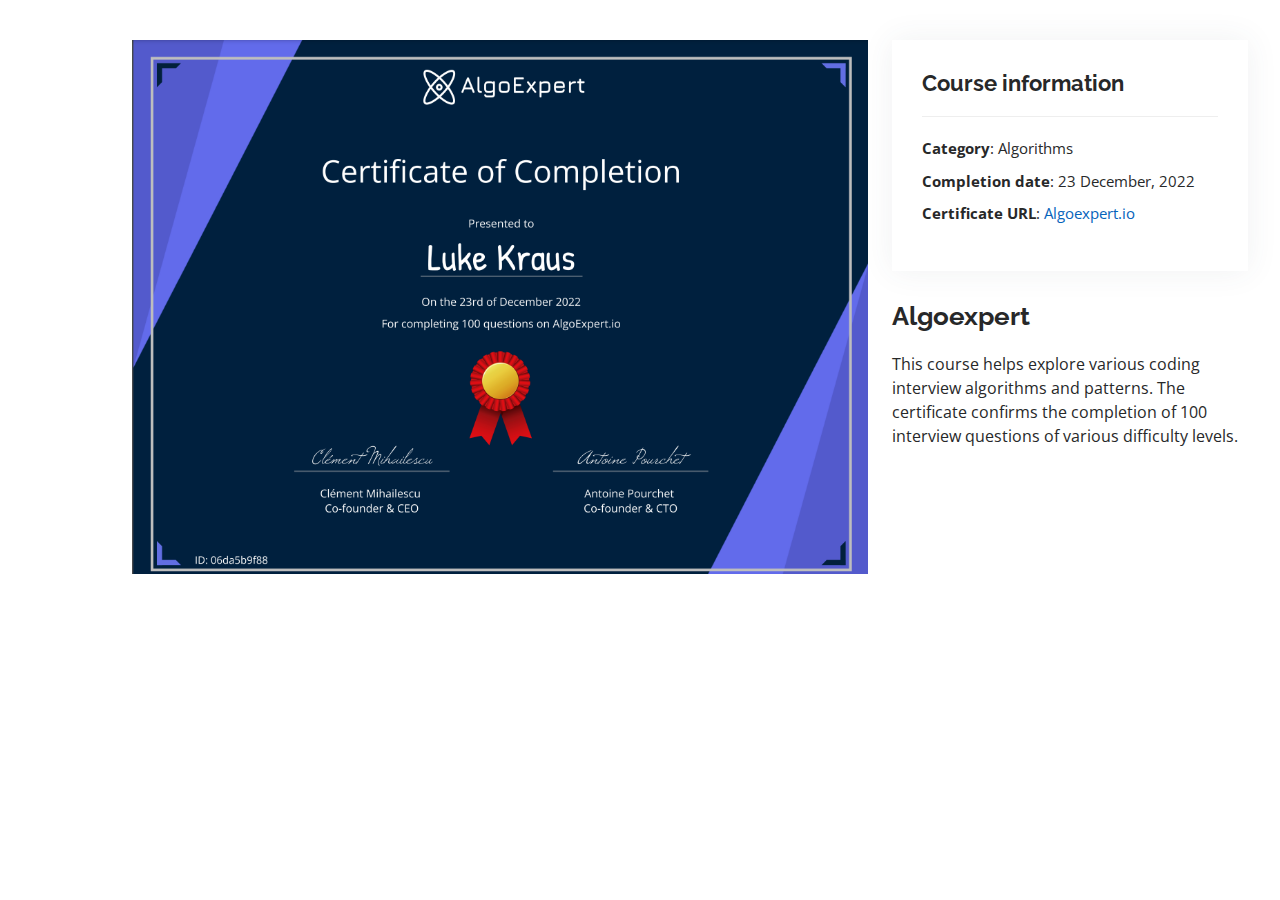
<file: public/algoexpert.html>
<!DOCTYPE html>
<html lang="en">

<head>
  <meta charset="utf-8">
  <meta content="width=device-width, initial-scale=1.0" name="viewport">

  <title>Course Details</title>
  <meta content="" name="description">
  <meta content="" name="keywords">

  <!-- Favicons -->
  <link href="assets/img/favicon.png" rel="icon">
  <link href="assets/img/apple-touch-icon.png" rel="apple-touch-icon">

  <!-- Google Fonts -->
  <link href="https://fonts.googleapis.com/css?family=Open+Sans:300,300i,400,400i,600,600i,700,700i|Raleway:300,300i,400,400i,500,500i,600,600i,700,700i|Poppins:300,300i,400,400i,500,500i,600,600i,700,700i" rel="stylesheet">

  <!-- Vendor CSS Files -->
  <link href="assets/vendor/aos/aos.css" rel="stylesheet">
  <link href="assets/vendor/bootstrap/css/bootstrap.min.css" rel="stylesheet">
  <link href="assets/vendor/bootstrap-icons/bootstrap-icons.css" rel="stylesheet">
  <link href="assets/vendor/boxicons/css/boxicons.min.css" rel="stylesheet">
  <link href="assets/vendor/glightbox/css/glightbox.min.css" rel="stylesheet">
  <link href="assets/vendor/swiper/swiper-bundle.min.css" rel="stylesheet">

  <!-- Template Main CSS File -->
  <link href="assets/css/style.css" rel="stylesheet">

  <!-- =======================================================
  * Template Name: MyResume - v4.9.2
  * Template URL: https://bootstrapmade.com/free-html-bootstrap-template-my-resume/
  * Author: BootstrapMade.com
  * License: https://bootstrapmade.com/license/
  ======================================================== -->
</head>

<body>

  <main id="main">

    <!-- ======= Course Details Section ======= -->
    <section id="course-details" class="course-details">
      <div class="container">

        <div class="row gy-4">

          <div class="col-lg-8">
            <div class="course-details-slider swiper">
              <div class="swiper-wrapper align-items-center">

                <div class="swiper-slide">
                  <img src="assets/img/courses/Algoexpert.png" alt="">
                </div>

              </div>
              <div class="swiper-pagination"></div>
            </div>
          </div>

          <div class="col-lg-4">
            <div class="course-info">
              <h3>Course information</h3>
              <ul>
                <li><strong>Category</strong>: Algorithms</li> 
                <li><strong>Completion date</strong>: 23 December, 2022</li>
                <li><strong>Certificate URL</strong>: <a href="https://certificate.algoexpert.io/AE-06da5b9f88">Algoexpert.io</a></li>
              </ul>
            </div>
            <div class="course-description">
              <h2>Algoexpert</h2>
              <p>
                This course helps explore various coding interview algorithms and patterns. The certificate confirms the 
                completion of 100 interview questions of various difficulty levels. 
              </p>
            </div>
          </div>

        </div>

      </div>
    </section><!-- End Course Details Section -->

  </main><!-- End #main -->

  <div id="preloader"></div>
  <a href="#" class="back-to-top d-flex align-items-center justify-content-center"><i class="bi bi-arrow-up-short"></i></a>

  <!-- Vendor JS Files -->
  <script src="assets/vendor/purecounter/purecounter_vanilla.js"></script>
  <script src="assets/vendor/aos/aos.js"></script>
  <script src="assets/vendor/bootstrap/js/bootstrap.bundle.min.js"></script>
  <script src="assets/vendor/glightbox/js/glightbox.min.js"></script>
  <script src="assets/vendor/isotope-layout/isotope.pkgd.min.js"></script>
  <script src="assets/vendor/swiper/swiper-bundle.min.js"></script>
  <script src="assets/vendor/typed.js/typed.min.js"></script>
  <script src="assets/vendor/waypoints/noframework.waypoints.js"></script>
  <script src="assets/vendor/php-email-form/validate.js"></script>

  <!-- Template Main JS File -->
  <script src="assets/js/main.js"></script>

</body>

</html>
</file>
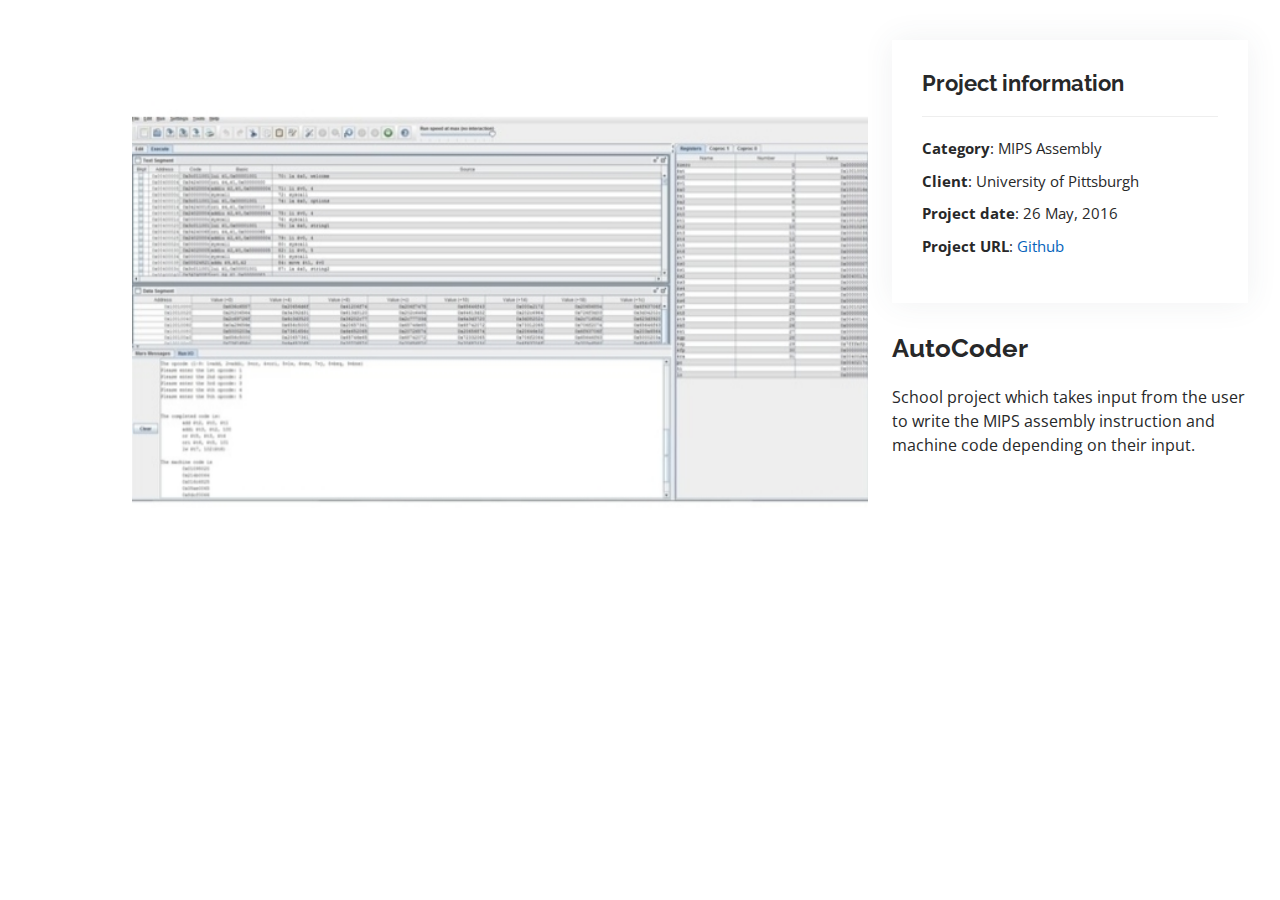
<file: public/autocoder.html>
<!DOCTYPE html>
<html lang="en">

<head>
  <meta charset="utf-8">
  <meta content="width=device-width, initial-scale=1.0" name="viewport">

  <title>Portfolio Details - Personal Bootstrap Template</title>
  <meta content="" name="description">
  <meta content="" name="keywords">

  <!-- Favicons -->
  <link href="assets/img/favicon.png" rel="icon">
  <link href="assets/img/apple-touch-icon.png" rel="apple-touch-icon">

  <!-- Google Fonts -->
  <link href="https://fonts.googleapis.com/css?family=Open+Sans:300,300i,400,400i,600,600i,700,700i|Raleway:300,300i,400,400i,500,500i,600,600i,700,700i|Poppins:300,300i,400,400i,500,500i,600,600i,700,700i" rel="stylesheet">

  <!-- Vendor CSS Files -->
  <link href="assets/vendor/aos/aos.css" rel="stylesheet">
  <link href="assets/vendor/bootstrap/css/bootstrap.min.css" rel="stylesheet">
  <link href="assets/vendor/bootstrap-icons/bootstrap-icons.css" rel="stylesheet">
  <link href="assets/vendor/boxicons/css/boxicons.min.css" rel="stylesheet">
  <link href="assets/vendor/glightbox/css/glightbox.min.css" rel="stylesheet">
  <link href="assets/vendor/swiper/swiper-bundle.min.css" rel="stylesheet">

  <!-- Template Main CSS File -->
  <link href="assets/css/style.css" rel="stylesheet">

  <!-- =======================================================
  * Template Name: MyResume - v4.9.2
  * Template URL: https://bootstrapmade.com/free-html-bootstrap-template-my-resume/
  * Author: BootstrapMade.com
  * License: https://bootstrapmade.com/license/
  ======================================================== -->
</head>

<body>

  <main id="main">

    <!-- ======= Portfolio Details Section ======= -->
    <section id="portfolio-details" class="portfolio-details">
      <div class="container">

        <div class="row gy-4">

          <div class="col-lg-8">
            <div class="portfolio-details-slider swiper">
              <div class="swiper-wrapper align-items-center">

                <div class="swiper-slide">
                  <img src="assets/img/portfolio/portfolio-details-2.jpg" alt="">
                </div>

              </div>
              <div class="swiper-pagination"></div>
            </div>
          </div>

          <div class="col-lg-4">
            <div class="portfolio-info">
              <h3>Project information</h3>
              <ul>
                <li><strong>Category</strong>: MIPS Assembly</li>
                <li><strong>Client</strong>: University of Pittsburgh</li>
                <li><strong>Project date</strong>: 26 May, 2016</li>
                <li><strong>Project URL</strong>: <a href="https://github.com/lukekraus45/AutoCoder">Github</a></li>
              </ul>
            </div>
            <div class="portfolio-description">
              <h2>AutoCoder</h2>
              <p>
                School project which takes input from the user to write the MIPS assembly instruction and machine code depending on their input. 
              </p>
            </div>
          </div>

        </div>

      </div>
    </section><!-- End Portfolio Details Section -->

  </main><!-- End #main -->

  <div id="preloader"></div>
  <a href="#" class="back-to-top d-flex align-items-center justify-content-center"><i class="bi bi-arrow-up-short"></i></a>

  <!-- Vendor JS Files -->
  <script src="assets/vendor/purecounter/purecounter_vanilla.js"></script>
  <script src="assets/vendor/aos/aos.js"></script>
  <script src="assets/vendor/bootstrap/js/bootstrap.bundle.min.js"></script>
  <script src="assets/vendor/glightbox/js/glightbox.min.js"></script>
  <script src="assets/vendor/isotope-layout/isotope.pkgd.min.js"></script>
  <script src="assets/vendor/swiper/swiper-bundle.min.js"></script>
  <script src="assets/vendor/typed.js/typed.min.js"></script>
  <script src="assets/vendor/waypoints/noframework.waypoints.js"></script>
  <script src="assets/vendor/php-email-form/validate.js"></script>

  <!-- Template Main JS File -->
  <script src="assets/js/main.js"></script>

</body>

</html>
</file>
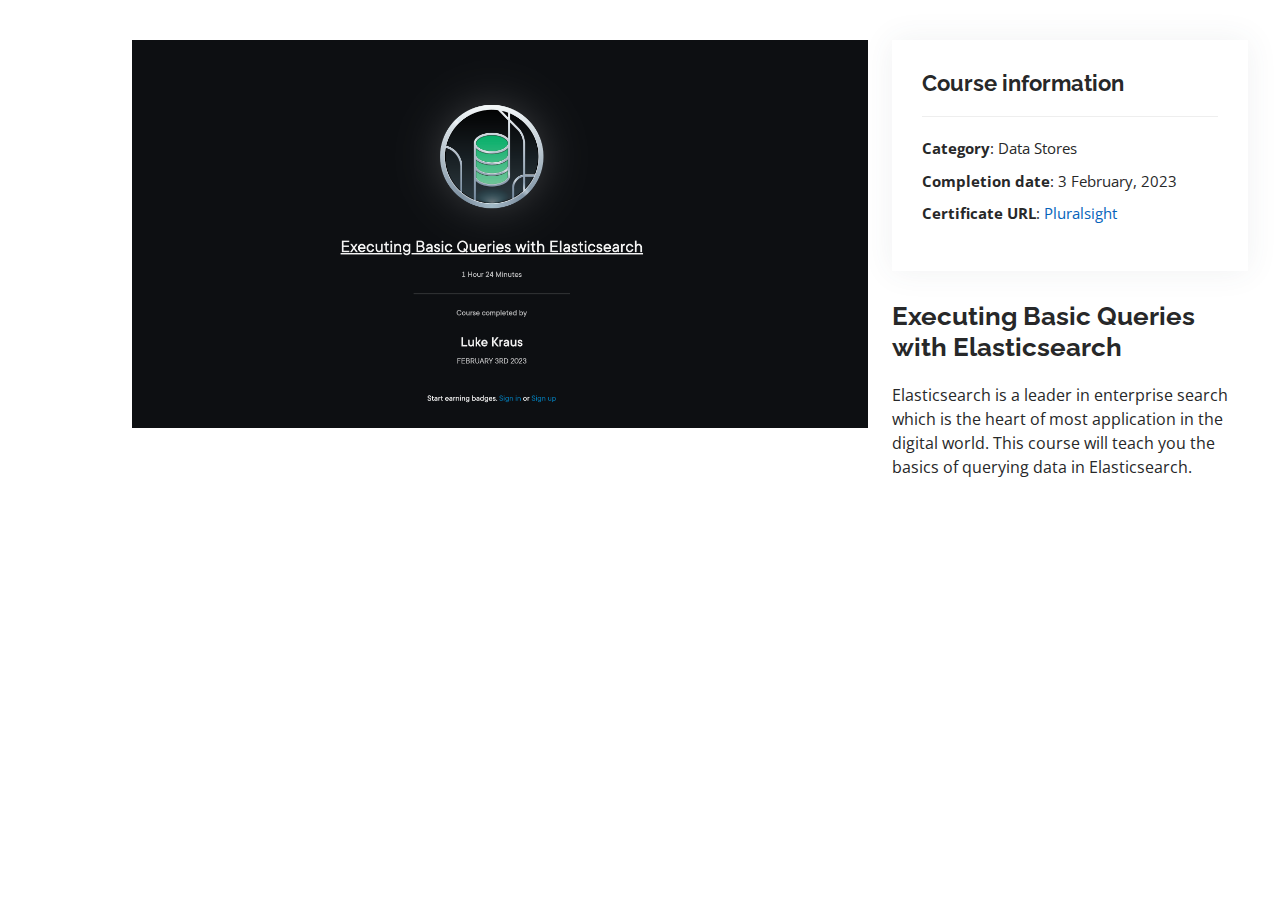
<file: public/basic_elastic_queries.html>
<!DOCTYPE html>
<html lang="en">

<head>
  <meta charset="utf-8">
  <meta content="width=device-width, initial-scale=1.0" name="viewport">

  <title>Course Details</title>
  <meta content="" name="description">
  <meta content="" name="keywords">

  <!-- Favicons -->
  <link href="assets/img/favicon.png" rel="icon">
  <link href="assets/img/apple-touch-icon.png" rel="apple-touch-icon">

  <!-- Google Fonts -->
  <link href="https://fonts.googleapis.com/css?family=Open+Sans:300,300i,400,400i,600,600i,700,700i|Raleway:300,300i,400,400i,500,500i,600,600i,700,700i|Poppins:300,300i,400,400i,500,500i,600,600i,700,700i" rel="stylesheet">

  <!-- Vendor CSS Files -->
  <link href="assets/vendor/aos/aos.css" rel="stylesheet">
  <link href="assets/vendor/bootstrap/css/bootstrap.min.css" rel="stylesheet">
  <link href="assets/vendor/bootstrap-icons/bootstrap-icons.css" rel="stylesheet">
  <link href="assets/vendor/boxicons/css/boxicons.min.css" rel="stylesheet">
  <link href="assets/vendor/glightbox/css/glightbox.min.css" rel="stylesheet">
  <link href="assets/vendor/swiper/swiper-bundle.min.css" rel="stylesheet">

  <!-- Template Main CSS File -->
  <link href="assets/css/style.css" rel="stylesheet">

  <!-- =======================================================
  * Template Name: MyResume - v4.9.2
  * Template URL: https://bootstrapmade.com/free-html-bootstrap-template-my-resume/
  * Author: BootstrapMade.com
  * License: https://bootstrapmade.com/license/
  ======================================================== -->
</head>

<body>

  <main id="main">

    <!-- ======= Course Details Section ======= -->
    <section id="course-details" class="course-details">
      <div class="container">

        <div class="row gy-4">

          <div class="col-lg-8">
            <div class="course-details-slider swiper">
              <div class="swiper-wrapper align-items-center">

                <div class="swiper-slide">
                  <img src="assets/img/courses/Executing Basic Queries with Elasticsearch.png" alt="">
                </div>

              </div>
              <div class="swiper-pagination"></div>
            </div>
          </div>

          <div class="col-lg-4">
            <div class="course-info">
              <h3>Course information</h3>
              <ul>
                <li><strong>Category</strong>: Data Stores</li> 
                <li><strong>Completion date</strong>: 3 February, 2023</li>
                <li><strong>Certificate URL</strong>: <a href="https://app.pluralsight.com/achievements/share/d01ca0d5-03f6-4604-8986-e1e2ca3f610e">Pluralsight</a></li>
              </ul>
            </div>
            <div class="course-description">
              <h2>Executing Basic Queries with Elasticsearch</h2>
              <p>
                Elasticsearch is a leader in enterprise search which is the heart of most application in the digital world. This course will teach you the basics of querying data in Elasticsearch.
              </p>
            </div>
          </div>

        </div>

      </div>
    </section><!-- End Course Details Section -->

  </main><!-- End #main -->

  <div id="preloader"></div>
  <a href="#" class="back-to-top d-flex align-items-center justify-content-center"><i class="bi bi-arrow-up-short"></i></a>

  <!-- Vendor JS Files -->
  <script src="assets/vendor/purecounter/purecounter_vanilla.js"></script>
  <script src="assets/vendor/aos/aos.js"></script>
  <script src="assets/vendor/bootstrap/js/bootstrap.bundle.min.js"></script>
  <script src="assets/vendor/glightbox/js/glightbox.min.js"></script>
  <script src="assets/vendor/isotope-layout/isotope.pkgd.min.js"></script>
  <script src="assets/vendor/swiper/swiper-bundle.min.js"></script>
  <script src="assets/vendor/typed.js/typed.min.js"></script>
  <script src="assets/vendor/waypoints/noframework.waypoints.js"></script>
  <script src="assets/vendor/php-email-form/validate.js"></script>

  <!-- Template Main JS File -->
  <script src="assets/js/main.js"></script>

</body>

</html>
</file>
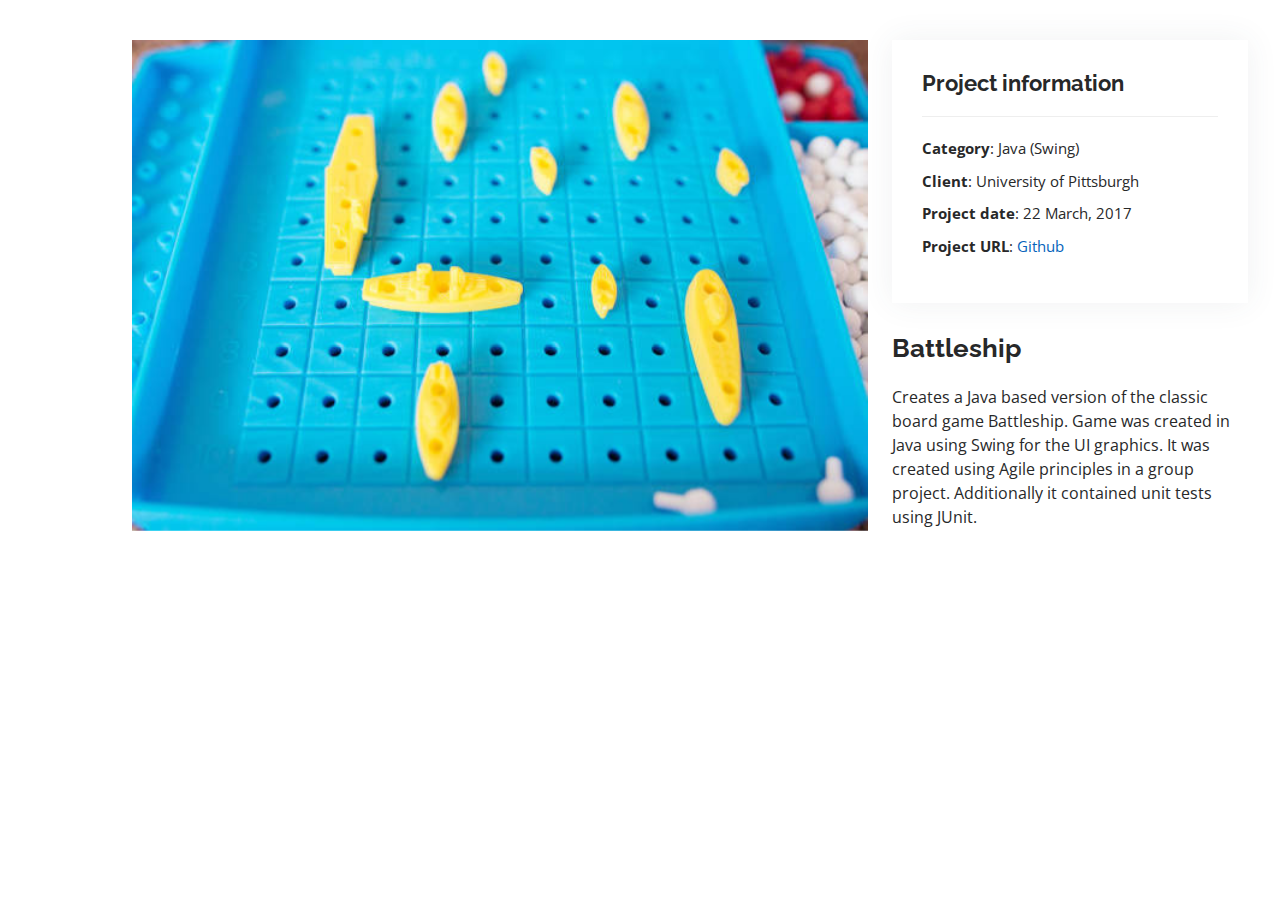
<file: public/battleship.html>
<!DOCTYPE html>
<html lang="en">

<head>
  <meta charset="utf-8">
  <meta content="width=device-width, initial-scale=1.0" name="viewport">

  <title>Portfolio Details</title>
  <meta content="" name="description">
  <meta content="" name="keywords">

  <!-- Favicons -->
  <link href="assets/img/favicon.png" rel="icon">
  <link href="assets/img/apple-touch-icon.png" rel="apple-touch-icon">

  <!-- Google Fonts -->
  <link href="https://fonts.googleapis.com/css?family=Open+Sans:300,300i,400,400i,600,600i,700,700i|Raleway:300,300i,400,400i,500,500i,600,600i,700,700i|Poppins:300,300i,400,400i,500,500i,600,600i,700,700i" rel="stylesheet">

  <!-- Vendor CSS Files -->
  <link href="assets/vendor/aos/aos.css" rel="stylesheet">
  <link href="assets/vendor/bootstrap/css/bootstrap.min.css" rel="stylesheet">
  <link href="assets/vendor/bootstrap-icons/bootstrap-icons.css" rel="stylesheet">
  <link href="assets/vendor/boxicons/css/boxicons.min.css" rel="stylesheet">
  <link href="assets/vendor/glightbox/css/glightbox.min.css" rel="stylesheet">
  <link href="assets/vendor/swiper/swiper-bundle.min.css" rel="stylesheet">

  <!-- Template Main CSS File -->
  <link href="assets/css/style.css" rel="stylesheet">

  <!-- =======================================================
  * Template Name: MyResume - v4.9.2
  * Template URL: https://bootstrapmade.com/free-html-bootstrap-template-my-resume/
  * Author: BootstrapMade.com
  * License: https://bootstrapmade.com/license/
  ======================================================== -->
</head>

<body>

  <main id="main">

    <!-- ======= Portfolio Details Section ======= -->
    <section id="portfolio-details" class="portfolio-details">
      <div class="container">

        <div class="row gy-4">

          <div class="col-lg-8">
            <div class="portfolio-details-slider swiper">
              <div class="swiper-wrapper align-items-center">

                <div class="swiper-slide">
                  <img src="assets/img/portfolio/portfolio-4.jpg" alt="">
                </div>

              </div>
              <div class="swiper-pagination"></div>
            </div>
          </div>

          <div class="col-lg-4">
            <div class="portfolio-info">
              <h3>Project information</h3>
              <ul>
                <li><strong>Category</strong>: Java (Swing)</li>
                <li><strong>Client</strong>: University of Pittsburgh</li>
                <li><strong>Project date</strong>: 22 March, 2017</li>
                <li><strong>Project URL</strong>: <a href="https://github.com/lukekraus45/Battleship-With-JUnit-Tests">Github</a></li>
              </ul>
            </div>
            <div class="portfolio-description">
              <h2>Battleship</h2>
              <p>
              Creates a Java based version of the classic board game Battleship. Game was created in Java using Swing for the UI graphics. It was created using Agile 
              principles in a group project. Additionally it contained unit tests using JUnit.   
              </p>
            </div>
          </div>

        </div>

      </div>
    </section><!-- End Portfolio Details Section -->

  </main><!-- End #main -->

  <div id="preloader"></div>
  <a href="#" class="back-to-top d-flex align-items-center justify-content-center"><i class="bi bi-arrow-up-short"></i></a>

  <!-- Vendor JS Files -->
  <script src="assets/vendor/purecounter/purecounter_vanilla.js"></script>
  <script src="assets/vendor/aos/aos.js"></script>
  <script src="assets/vendor/bootstrap/js/bootstrap.bundle.min.js"></script>
  <script src="assets/vendor/glightbox/js/glightbox.min.js"></script>
  <script src="assets/vendor/isotope-layout/isotope.pkgd.min.js"></script>
  <script src="assets/vendor/swiper/swiper-bundle.min.js"></script>
  <script src="assets/vendor/typed.js/typed.min.js"></script>
  <script src="assets/vendor/waypoints/noframework.waypoints.js"></script>
  <script src="assets/vendor/php-email-form/validate.js"></script>

  <!-- Template Main JS File -->
  <script src="assets/js/main.js"></script>

</body>

</html>
</file>
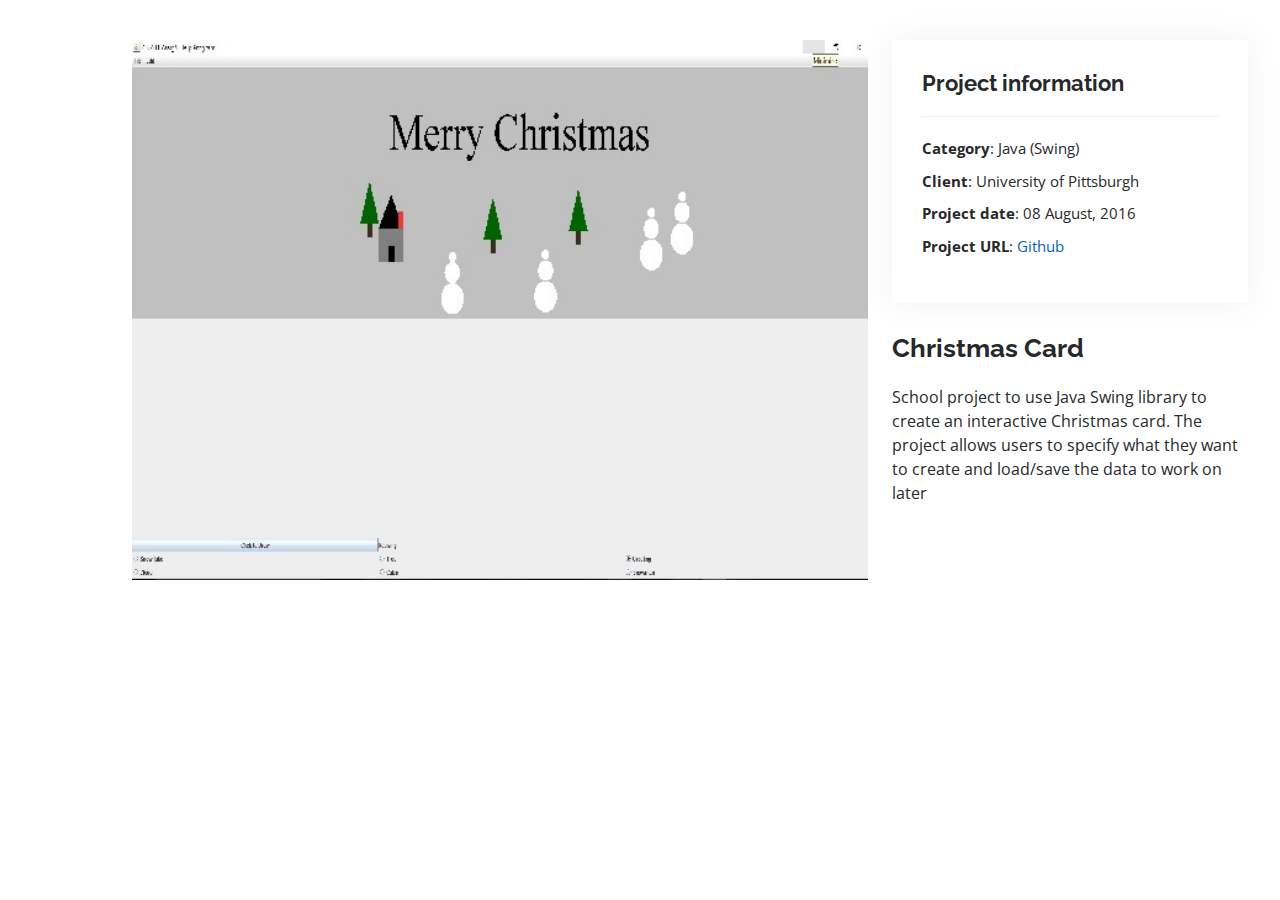
<file: public/christmas-card.html>
<!DOCTYPE html>
<html lang="en">

<head>
  <meta charset="utf-8">
  <meta content="width=device-width, initial-scale=1.0" name="viewport">

  <title>Portfolio Details</title>
  <meta content="" name="description">
  <meta content="" name="keywords">

  <!-- Favicons -->
  <link href="assets/img/favicon.png" rel="icon">
  <link href="assets/img/apple-touch-icon.png" rel="apple-touch-icon">

  <!-- Google Fonts -->
  <link href="https://fonts.googleapis.com/css?family=Open+Sans:300,300i,400,400i,600,600i,700,700i|Raleway:300,300i,400,400i,500,500i,600,600i,700,700i|Poppins:300,300i,400,400i,500,500i,600,600i,700,700i" rel="stylesheet">

  <!-- Vendor CSS Files -->
  <link href="assets/vendor/aos/aos.css" rel="stylesheet">
  <link href="assets/vendor/bootstrap/css/bootstrap.min.css" rel="stylesheet">
  <link href="assets/vendor/bootstrap-icons/bootstrap-icons.css" rel="stylesheet">
  <link href="assets/vendor/boxicons/css/boxicons.min.css" rel="stylesheet">
  <link href="assets/vendor/glightbox/css/glightbox.min.css" rel="stylesheet">
  <link href="assets/vendor/swiper/swiper-bundle.min.css" rel="stylesheet">

  <!-- Template Main CSS File -->
  <link href="assets/css/style.css" rel="stylesheet">

  <!-- =======================================================
  * Template Name: MyResume - v4.9.2
  * Template URL: https://bootstrapmade.com/free-html-bootstrap-template-my-resume/
  * Author: BootstrapMade.com
  * License: https://bootstrapmade.com/license/
  ======================================================== -->
</head>

<body>

  <main id="main">

    <!-- ======= Portfolio Details Section ======= -->
    <section id="portfolio-details" class="portfolio-details">
      <div class="container">

        <div class="row gy-4">

          <div class="col-lg-8">
            <div class="portfolio-details-slider swiper">
              <div class="swiper-wrapper align-items-center">

                <div class="swiper-slide">
                  <img src="assets/img/portfolio/portfolio-details-1.jpg" alt="">
                </div>

              </div>
              <div class="swiper-pagination"></div>
            </div>
          </div>

          <div class="col-lg-4">
            <div class="portfolio-info">
              <h3>Project information</h3>
              <ul>
                <li><strong>Category</strong>: Java (Swing)</li>
                <li><strong>Client</strong>: University of Pittsburgh</li>
                <li><strong>Project date</strong>: 08 August, 2016</li>
                <li><strong>Project URL</strong>: <a href="https://github.com/lukekraus45/ChiristmasCard">Github</a></li>
              </ul>
            </div>
            <div class="portfolio-description">
              <h2>Christmas Card</h2>
              <p>
                School project to use Java Swing library to create an interactive Christmas card. The project allows users to specify what they want to create and load/save the data to work on later
              </p>
            </div>
          </div>

        </div>

      </div>
    </section><!-- End Portfolio Details Section -->

  </main><!-- End #main -->

  <div id="preloader"></div>
  <a href="#" class="back-to-top d-flex align-items-center justify-content-center"><i class="bi bi-arrow-up-short"></i></a>

  <!-- Vendor JS Files -->
  <script src="assets/vendor/purecounter/purecounter_vanilla.js"></script>
  <script src="assets/vendor/aos/aos.js"></script>
  <script src="assets/vendor/bootstrap/js/bootstrap.bundle.min.js"></script>
  <script src="assets/vendor/glightbox/js/glightbox.min.js"></script>
  <script src="assets/vendor/isotope-layout/isotope.pkgd.min.js"></script>
  <script src="assets/vendor/swiper/swiper-bundle.min.js"></script>
  <script src="assets/vendor/typed.js/typed.min.js"></script>
  <script src="assets/vendor/waypoints/noframework.waypoints.js"></script>
  <script src="assets/vendor/php-email-form/validate.js"></script>

  <!-- Template Main JS File -->
  <script src="assets/js/main.js"></script>

</body>

</html>
</file>
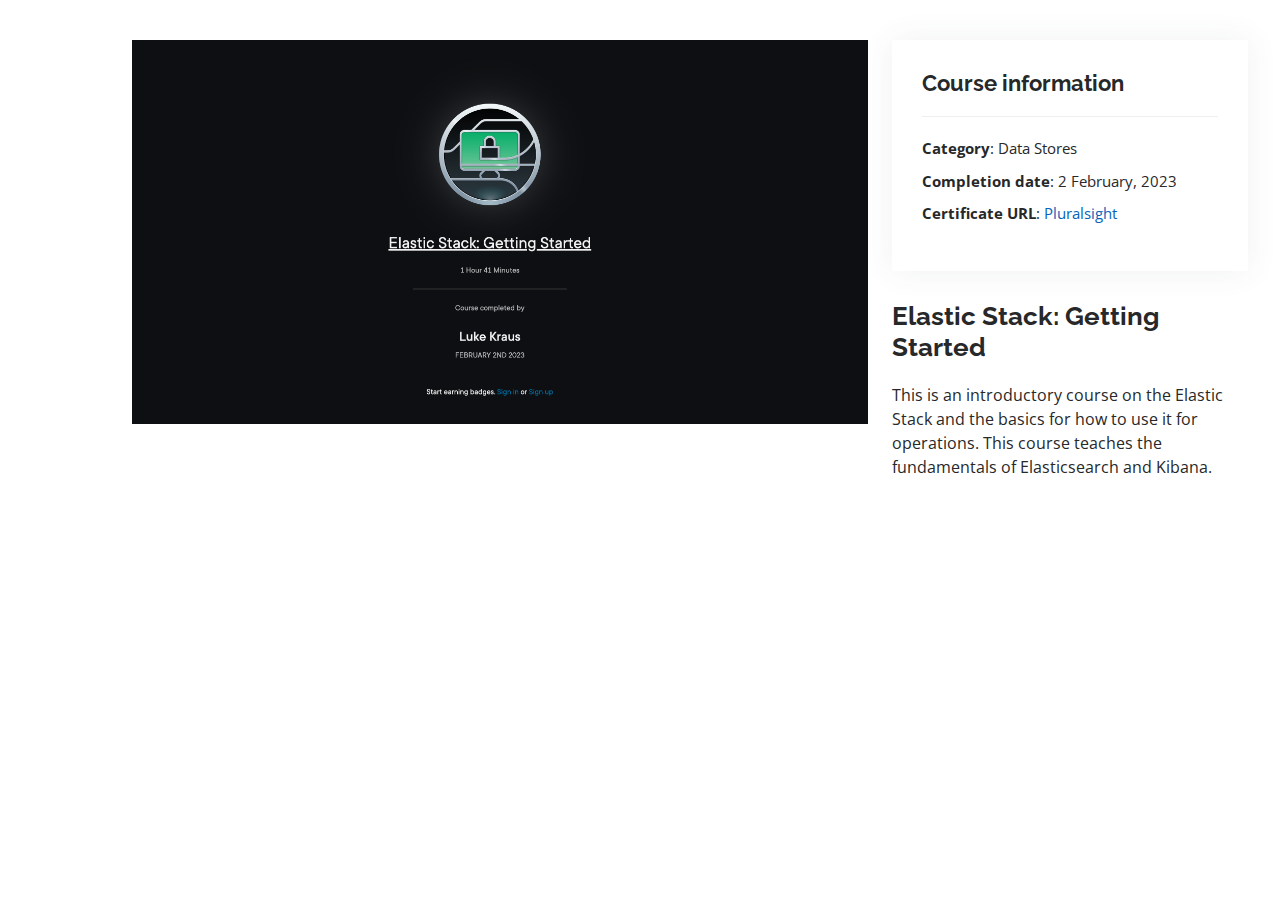
<file: public/elastic_getting_started.html>
<!DOCTYPE html>
<html lang="en">

<head>
  <meta charset="utf-8">
  <meta content="width=device-width, initial-scale=1.0" name="viewport">

  <title>Course Details</title>
  <meta content="" name="description">
  <meta content="" name="keywords">

  <!-- Favicons -->
  <link href="assets/img/favicon.png" rel="icon">
  <link href="assets/img/apple-touch-icon.png" rel="apple-touch-icon">

  <!-- Google Fonts -->
  <link href="https://fonts.googleapis.com/css?family=Open+Sans:300,300i,400,400i,600,600i,700,700i|Raleway:300,300i,400,400i,500,500i,600,600i,700,700i|Poppins:300,300i,400,400i,500,500i,600,600i,700,700i" rel="stylesheet">

  <!-- Vendor CSS Files -->
  <link href="assets/vendor/aos/aos.css" rel="stylesheet">
  <link href="assets/vendor/bootstrap/css/bootstrap.min.css" rel="stylesheet">
  <link href="assets/vendor/bootstrap-icons/bootstrap-icons.css" rel="stylesheet">
  <link href="assets/vendor/boxicons/css/boxicons.min.css" rel="stylesheet">
  <link href="assets/vendor/glightbox/css/glightbox.min.css" rel="stylesheet">
  <link href="assets/vendor/swiper/swiper-bundle.min.css" rel="stylesheet">

  <!-- Template Main CSS File -->
  <link href="assets/css/style.css" rel="stylesheet">

  <!-- =======================================================
  * Template Name: MyResume - v4.9.2
  * Template URL: https://bootstrapmade.com/free-html-bootstrap-template-my-resume/
  * Author: BootstrapMade.com
  * License: https://bootstrapmade.com/license/
  ======================================================== -->
</head>

<body>

  <main id="main">

    <!-- ======= Course Details Section ======= -->
    <section id="course-details" class="course-details">
      <div class="container">

        <div class="row gy-4">

          <div class="col-lg-8">
            <div class="course-details-slider swiper">
              <div class="swiper-wrapper align-items-center">

                <div class="swiper-slide">
                  <img src="assets/img/courses/Into_to_elastic.png" alt="">
                </div>

              </div>
              <div class="swiper-pagination"></div>
            </div>
          </div>

          <div class="col-lg-4">
            <div class="course-info">
              <h3>Course information</h3>
              <ul>
                <li><strong>Category</strong>: Data Stores</li> 
                <li><strong>Completion date</strong>: 2 February, 2023</li>
                <li><strong>Certificate URL</strong>: <a href="https://app.pluralsight.com/achievements/share/51748575-36dc-4898-b4b4-2d61514867a5">Pluralsight</a></li>
              </ul>
            </div>
            <div class="course-description">
              <h2>Elastic Stack: Getting Started</h2>
              <p>
                This is an introductory course on the Elastic Stack and the basics for how to use it for operations. This course teaches the fundamentals of Elasticsearch and Kibana.
              </p>
            </div>
          </div>

        </div>

      </div>
    </section><!-- End Course Details Section -->

  </main><!-- End #main -->

  <div id="preloader"></div>
  <a href="#" class="back-to-top d-flex align-items-center justify-content-center"><i class="bi bi-arrow-up-short"></i></a>

  <!-- Vendor JS Files -->
  <script src="assets/vendor/purecounter/purecounter_vanilla.js"></script>
  <script src="assets/vendor/aos/aos.js"></script>
  <script src="assets/vendor/bootstrap/js/bootstrap.bundle.min.js"></script>
  <script src="assets/vendor/glightbox/js/glightbox.min.js"></script>
  <script src="assets/vendor/isotope-layout/isotope.pkgd.min.js"></script>
  <script src="assets/vendor/swiper/swiper-bundle.min.js"></script>
  <script src="assets/vendor/typed.js/typed.min.js"></script>
  <script src="assets/vendor/waypoints/noframework.waypoints.js"></script>
  <script src="assets/vendor/php-email-form/validate.js"></script>

  <!-- Template Main JS File -->
  <script src="assets/js/main.js"></script>

</body>

</html>
</file>
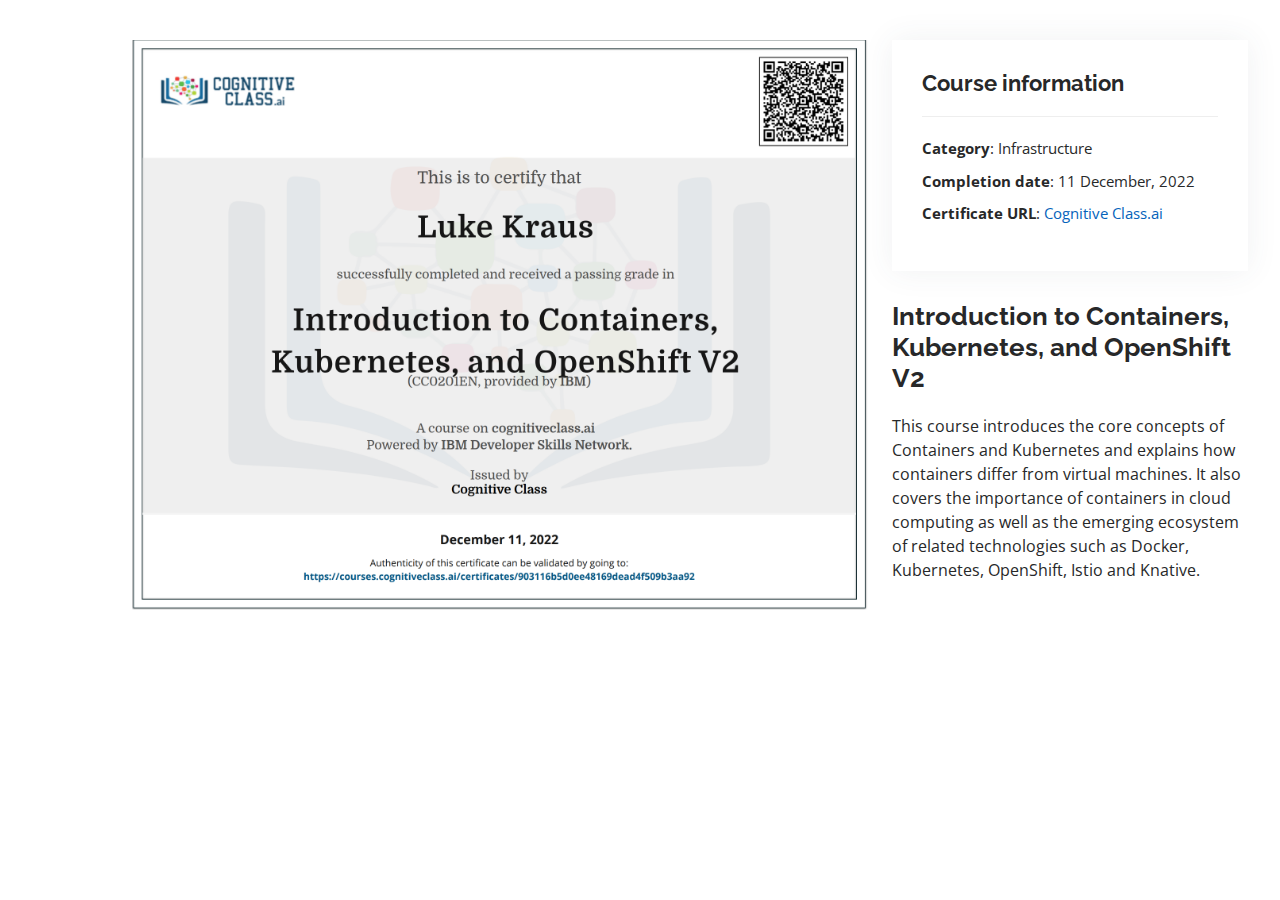
<file: public/introduction_to_containers_kubernetes_and_openshift_v2.html>
<!DOCTYPE html>
<html lang="en">

<head>
  <meta charset="utf-8">
  <meta content="width=device-width, initial-scale=1.0" name="viewport">

  <title>Course Details</title>
  <meta content="" name="description">
  <meta content="" name="keywords">

  <!-- Favicons -->
  <link href="assets/img/favicon.png" rel="icon">
  <link href="assets/img/apple-touch-icon.png" rel="apple-touch-icon">

  <!-- Google Fonts -->
  <link href="https://fonts.googleapis.com/css?family=Open+Sans:300,300i,400,400i,600,600i,700,700i|Raleway:300,300i,400,400i,500,500i,600,600i,700,700i|Poppins:300,300i,400,400i,500,500i,600,600i,700,700i" rel="stylesheet">

  <!-- Vendor CSS Files -->
  <link href="assets/vendor/aos/aos.css" rel="stylesheet">
  <link href="assets/vendor/bootstrap/css/bootstrap.min.css" rel="stylesheet">
  <link href="assets/vendor/bootstrap-icons/bootstrap-icons.css" rel="stylesheet">
  <link href="assets/vendor/boxicons/css/boxicons.min.css" rel="stylesheet">
  <link href="assets/vendor/glightbox/css/glightbox.min.css" rel="stylesheet">
  <link href="assets/vendor/swiper/swiper-bundle.min.css" rel="stylesheet">

  <!-- Template Main CSS File -->
  <link href="assets/css/style.css" rel="stylesheet">

  <!-- =======================================================
  * Template Name: MyResume - v4.9.2
  * Template URL: https://bootstrapmade.com/free-html-bootstrap-template-my-resume/
  * Author: BootstrapMade.com
  * License: https://bootstrapmade.com/license/
  ======================================================== -->
</head>

<body>

  <main id="main">

    <!-- ======= Course Details Section ======= -->
    <section id="course-details" class="course-details">
      <div class="container">

        <div class="row gy-4">

          <div class="col-lg-8">
            <div class="course-details-slider swiper">
              <div class="swiper-wrapper align-items-center">

                <div class="swiper-slide">
                  <img src="assets/img/courses/Introduction to Containers,Kubernetes, and OpenShift V2.png" alt="">
                </div>

              </div>
              <div class="swiper-pagination"></div>
            </div>
          </div>

          <div class="col-lg-4">
            <div class="course-info">
              <h3>Course information</h3>
              <ul>
                <li><strong>Category</strong>: Infrastructure</li> 
                <li><strong>Completion date</strong>: 11 December, 2022</li>
                <li><strong>Certificate URL</strong>: <a href="https://courses.cognitiveclass.ai/certificates/903116b5d0ee48169dead4f509b3aa92">Cognitive Class.ai</a></li>
              </ul>
            </div>
            <div class="course-description">
              <h2>Introduction to Containers, Kubernetes, and OpenShift V2</h2>
              <p>
                This course introduces the core concepts of Containers and Kubernetes and explains how containers differ from virtual machines. It also covers the importance of containers in cloud computing as well as the emerging ecosystem of related technologies such as Docker, Kubernetes, OpenShift, Istio and Knative.
              </p>
            </div>
          </div>

        </div>

      </div>
    </section><!-- End Course Details Section -->

  </main><!-- End #main -->

  <div id="preloader"></div>
  <a href="#" class="back-to-top d-flex align-items-center justify-content-center"><i class="bi bi-arrow-up-short"></i></a>

  <!-- Vendor JS Files -->
  <script src="assets/vendor/purecounter/purecounter_vanilla.js"></script>
  <script src="assets/vendor/aos/aos.js"></script>
  <script src="assets/vendor/bootstrap/js/bootstrap.bundle.min.js"></script>
  <script src="assets/vendor/glightbox/js/glightbox.min.js"></script>
  <script src="assets/vendor/isotope-layout/isotope.pkgd.min.js"></script>
  <script src="assets/vendor/swiper/swiper-bundle.min.js"></script>
  <script src="assets/vendor/typed.js/typed.min.js"></script>
  <script src="assets/vendor/waypoints/noframework.waypoints.js"></script>
  <script src="assets/vendor/php-email-form/validate.js"></script>

  <!-- Template Main JS File -->
  <script src="assets/js/main.js"></script>

</body>

</html>
</file>
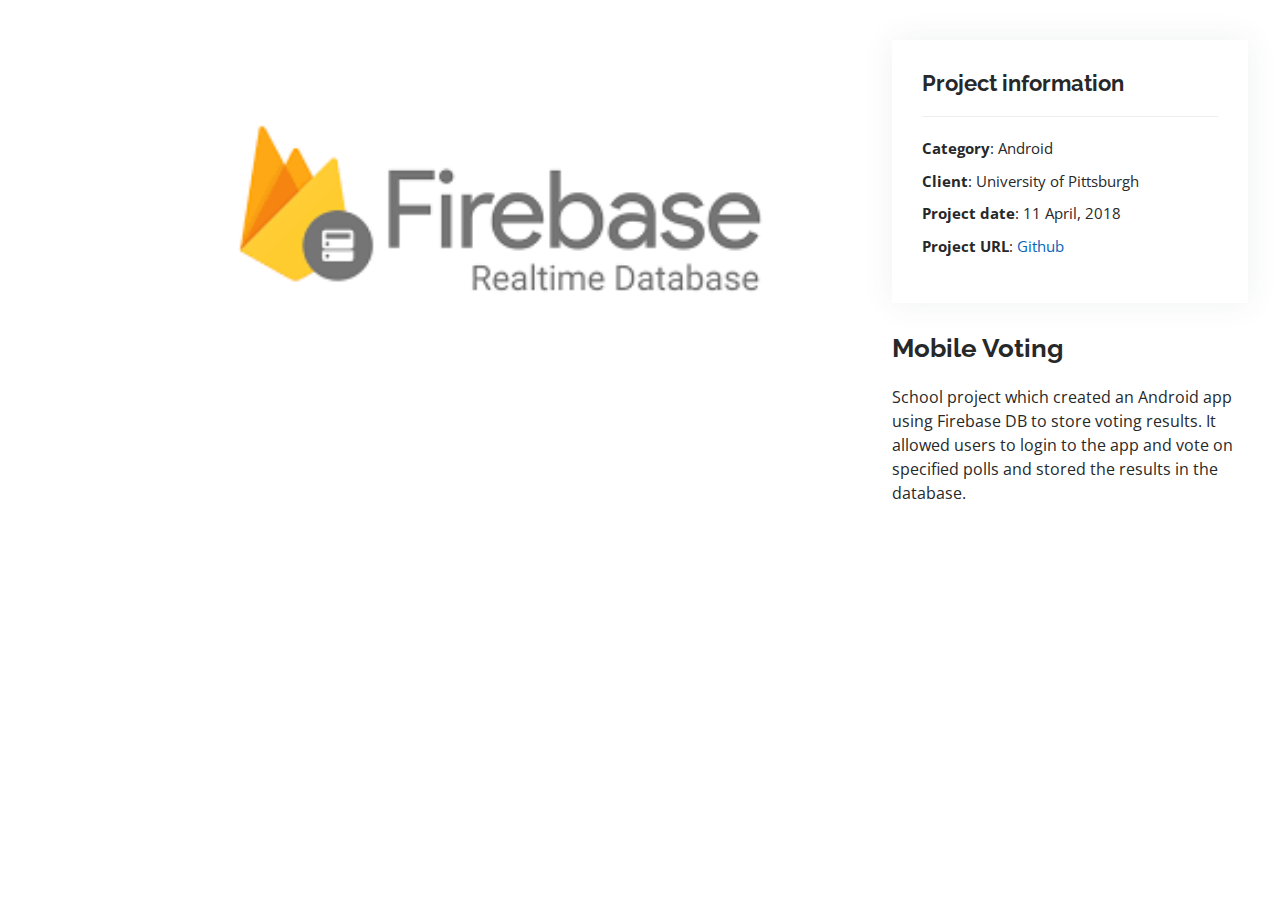
<file: public/mobile-voting.html>
<!DOCTYPE html>
<html lang="en">

<head>
  <meta charset="utf-8">
  <meta content="width=device-width, initial-scale=1.0" name="viewport">

  <title>Portfolio Details</title>
  <meta content="" name="description">
  <meta content="" name="keywords">

  <!-- Favicons -->
  <link href="assets/img/favicon.png" rel="icon">
  <link href="assets/img/apple-touch-icon.png" rel="apple-touch-icon">

  <!-- Google Fonts -->
  <link href="https://fonts.googleapis.com/css?family=Open+Sans:300,300i,400,400i,600,600i,700,700i|Raleway:300,300i,400,400i,500,500i,600,600i,700,700i|Poppins:300,300i,400,400i,500,500i,600,600i,700,700i" rel="stylesheet">

  <!-- Vendor CSS Files -->
  <link href="assets/vendor/aos/aos.css" rel="stylesheet">
  <link href="assets/vendor/bootstrap/css/bootstrap.min.css" rel="stylesheet">
  <link href="assets/vendor/bootstrap-icons/bootstrap-icons.css" rel="stylesheet">
  <link href="assets/vendor/boxicons/css/boxicons.min.css" rel="stylesheet">
  <link href="assets/vendor/glightbox/css/glightbox.min.css" rel="stylesheet">
  <link href="assets/vendor/swiper/swiper-bundle.min.css" rel="stylesheet">

  <!-- Template Main CSS File -->
  <link href="assets/css/style.css" rel="stylesheet">

  <!-- =======================================================
  * Template Name: MyResume - v4.9.2
  * Template URL: https://bootstrapmade.com/free-html-bootstrap-template-my-resume/
  * Author: BootstrapMade.com
  * License: https://bootstrapmade.com/license/
  ======================================================== -->
</head>

<body>

  <main id="main">

    <!-- ======= Portfolio Details Section ======= -->
    <section id="portfolio-details" class="portfolio-details">
      <div class="container">

        <div class="row gy-4">

          <div class="col-lg-8">
            <div class="portfolio-details-slider swiper">
              <div class="swiper-wrapper align-items-center">

                <div class="swiper-slide">
                  <img src="assets/img/portfolio/portfolio-details-3.jpg" alt="">
                </div>

              </div>
              <div class="swiper-pagination"></div>
            </div>
          </div>

          <div class="col-lg-4">
            <div class="portfolio-info">
              <h3>Project information</h3>
              <ul>
                <li><strong>Category</strong>: Android</li>
                <li><strong>Client</strong>: University of Pittsburgh</li>
                <li><strong>Project date</strong>: 11 April, 2018</li>
                <li><strong>Project URL</strong>: <a href="https://github.com/lukekraus45/CS1631_MobileVoting">Github</a></li>
              </ul>
            </div>
            <div class="portfolio-description">
              <h2>Mobile Voting</h2>
              <p>
                School project which created an Android app using Firebase DB to store voting results. It allowed users to login to the app and vote on specified polls and stored the results in the database.
              </p>
            </div>
          </div>

        </div>

      </div>
    </section><!-- End Portfolio Details Section -->

  </main><!-- End #main -->

  <div id="preloader"></div>
  <a href="#" class="back-to-top d-flex align-items-center justify-content-center"><i class="bi bi-arrow-up-short"></i></a>

  <!-- Vendor JS Files -->
  <script src="assets/vendor/purecounter/purecounter_vanilla.js"></script>
  <script src="assets/vendor/aos/aos.js"></script>
  <script src="assets/vendor/bootstrap/js/bootstrap.bundle.min.js"></script>
  <script src="assets/vendor/glightbox/js/glightbox.min.js"></script>
  <script src="assets/vendor/isotope-layout/isotope.pkgd.min.js"></script>
  <script src="assets/vendor/swiper/swiper-bundle.min.js"></script>
  <script src="assets/vendor/typed.js/typed.min.js"></script>
  <script src="assets/vendor/waypoints/noframework.waypoints.js"></script>
  <script src="assets/vendor/php-email-form/validate.js"></script>

  <!-- Template Main JS File -->
  <script src="assets/js/main.js"></script>

</body>

</html>
</file>
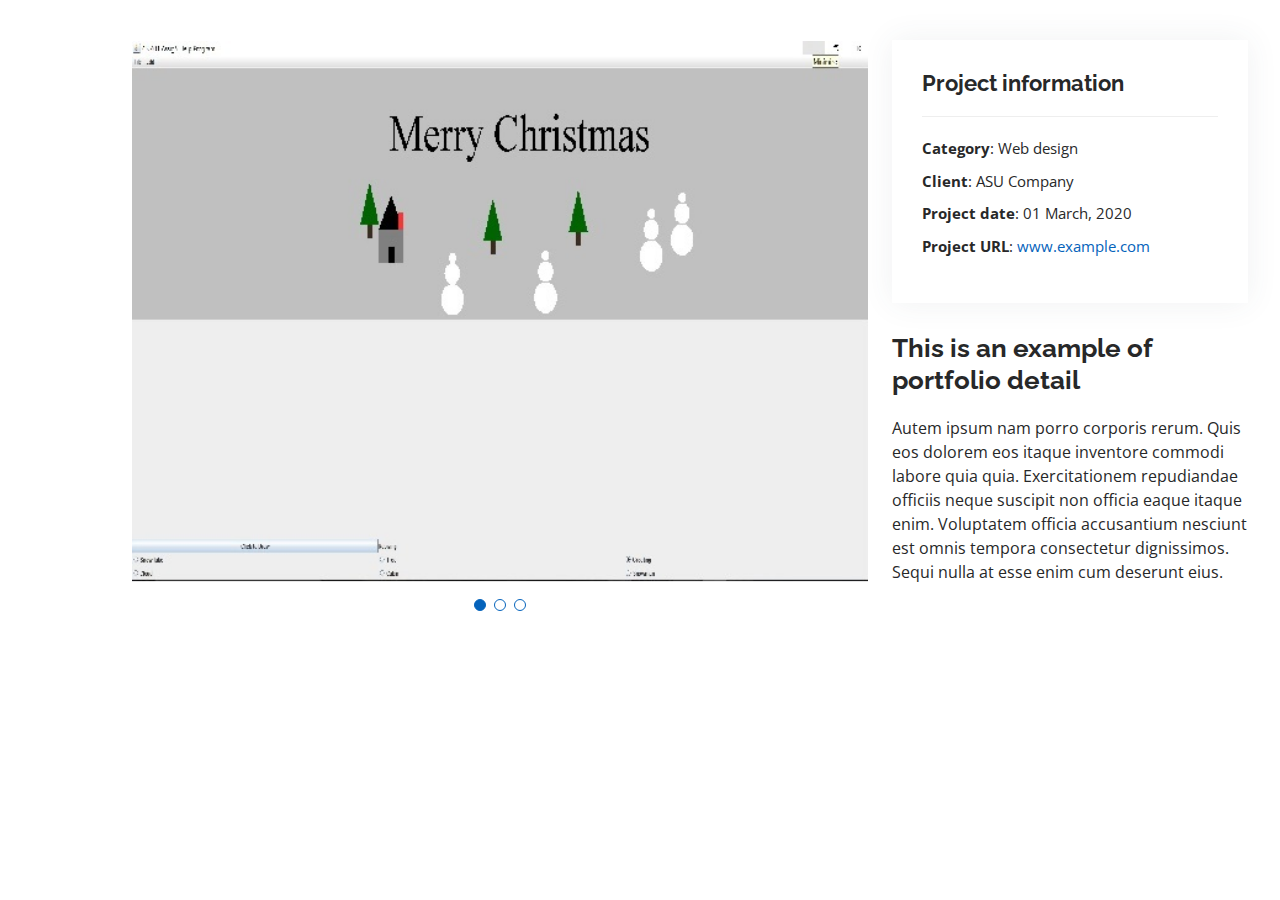
<file: public/portfolio-details.html>
<!DOCTYPE html>
<html lang="en">

<head>
  <meta charset="utf-8">
  <meta content="width=device-width, initial-scale=1.0" name="viewport">

  <title>Portfolio Details - Personal Bootstrap Template</title>
  <meta content="" name="description">
  <meta content="" name="keywords">

  <!-- Favicons -->
  <link href="assets/img/favicon.png" rel="icon">
  <link href="assets/img/apple-touch-icon.png" rel="apple-touch-icon">

  <!-- Google Fonts -->
  <link href="https://fonts.googleapis.com/css?family=Open+Sans:300,300i,400,400i,600,600i,700,700i|Raleway:300,300i,400,400i,500,500i,600,600i,700,700i|Poppins:300,300i,400,400i,500,500i,600,600i,700,700i" rel="stylesheet">

  <!-- Vendor CSS Files -->
  <link href="assets/vendor/aos/aos.css" rel="stylesheet">
  <link href="assets/vendor/bootstrap/css/bootstrap.min.css" rel="stylesheet">
  <link href="assets/vendor/bootstrap-icons/bootstrap-icons.css" rel="stylesheet">
  <link href="assets/vendor/boxicons/css/boxicons.min.css" rel="stylesheet">
  <link href="assets/vendor/glightbox/css/glightbox.min.css" rel="stylesheet">
  <link href="assets/vendor/swiper/swiper-bundle.min.css" rel="stylesheet">

  <!-- Template Main CSS File -->
  <link href="assets/css/style.css" rel="stylesheet">

  <!-- =======================================================
  * Template Name: MyResume - v4.9.2
  * Template URL: https://bootstrapmade.com/free-html-bootstrap-template-my-resume/
  * Author: BootstrapMade.com
  * License: https://bootstrapmade.com/license/
  ======================================================== -->
</head>

<body>

  <main id="main">

    <!-- ======= Portfolio Details Section ======= -->
    <section id="portfolio-details" class="portfolio-details">
      <div class="container">

        <div class="row gy-4">

          <div class="col-lg-8">
            <div class="portfolio-details-slider swiper">
              <div class="swiper-wrapper align-items-center">

                <div class="swiper-slide">
                  <img src="assets/img/portfolio/portfolio-details-1.jpg" alt="">
                </div>

                <div class="swiper-slide">
                  <img src="assets/img/portfolio/portfolio-details-2.jpg" alt="">
                </div>

                <div class="swiper-slide">
                  <img src="assets/img/portfolio/portfolio-details-3.jpg" alt="">
                </div>

              </div>
              <div class="swiper-pagination"></div>
            </div>
          </div>

          <div class="col-lg-4">
            <div class="portfolio-info">
              <h3>Project information</h3>
              <ul>
                <li><strong>Category</strong>: Web design</li>
                <li><strong>Client</strong>: ASU Company</li>
                <li><strong>Project date</strong>: 01 March, 2020</li>
                <li><strong>Project URL</strong>: <a href="#">www.example.com</a></li>
              </ul>
            </div>
            <div class="portfolio-description">
              <h2>This is an example of portfolio detail</h2>
              <p>
                Autem ipsum nam porro corporis rerum. Quis eos dolorem eos itaque inventore commodi labore quia quia. Exercitationem repudiandae officiis neque suscipit non officia eaque itaque enim. Voluptatem officia accusantium nesciunt est omnis tempora consectetur dignissimos. Sequi nulla at esse enim cum deserunt eius.
              </p>
            </div>
          </div>

        </div>

      </div>
    </section><!-- End Portfolio Details Section -->

  </main><!-- End #main -->

  <div id="preloader"></div>
  <a href="#" class="back-to-top d-flex align-items-center justify-content-center"><i class="bi bi-arrow-up-short"></i></a>

  <!-- Vendor JS Files -->
  <script src="assets/vendor/purecounter/purecounter_vanilla.js"></script>
  <script src="assets/vendor/aos/aos.js"></script>
  <script src="assets/vendor/bootstrap/js/bootstrap.bundle.min.js"></script>
  <script src="assets/vendor/glightbox/js/glightbox.min.js"></script>
  <script src="assets/vendor/isotope-layout/isotope.pkgd.min.js"></script>
  <script src="assets/vendor/swiper/swiper-bundle.min.js"></script>
  <script src="assets/vendor/typed.js/typed.min.js"></script>
  <script src="assets/vendor/waypoints/noframework.waypoints.js"></script>
  <script src="assets/vendor/php-email-form/validate.js"></script>

  <!-- Template Main JS File -->
  <script src="assets/js/main.js"></script>

</body>

</html>
</file>
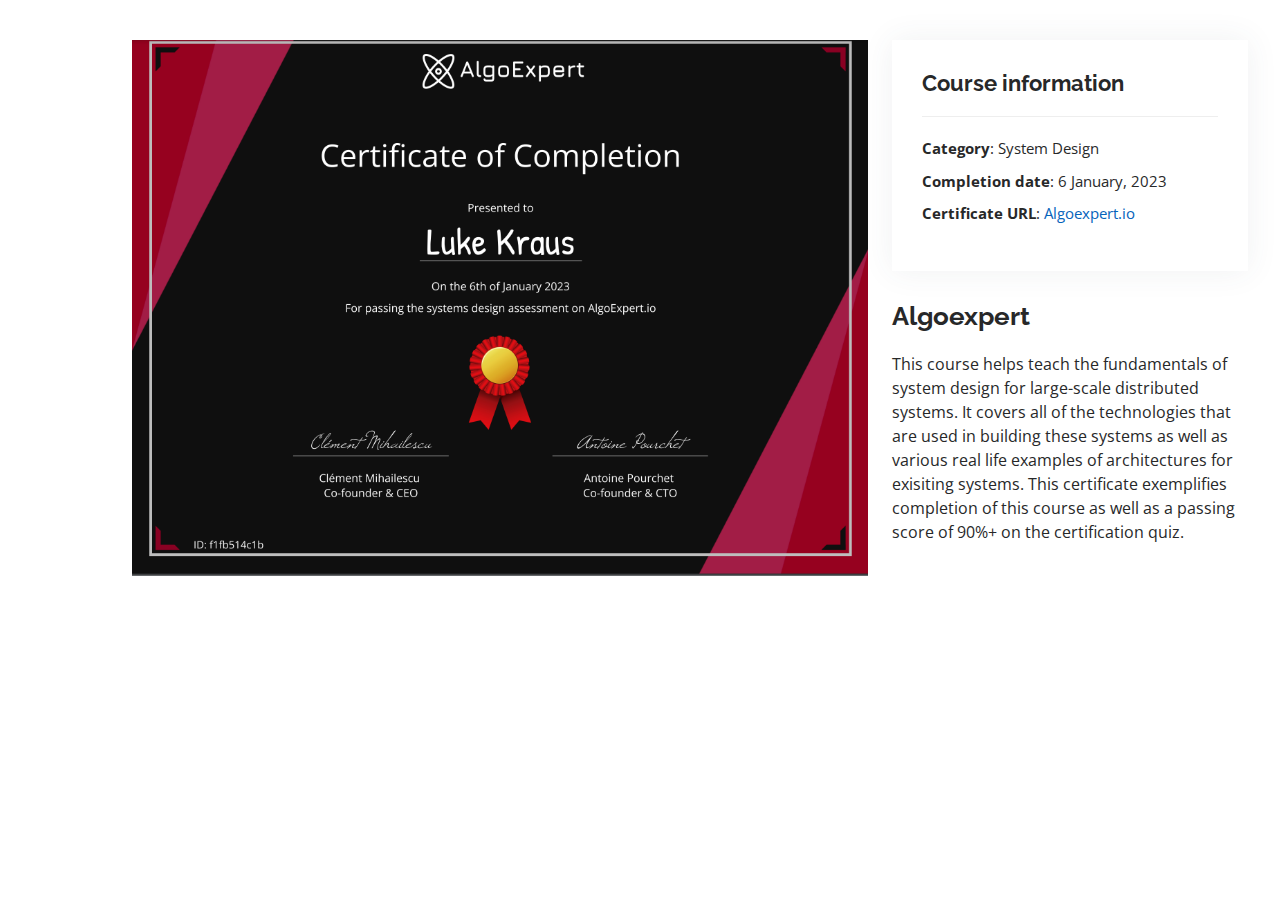
<file: public/systemexpert.html>
<!DOCTYPE html>
<html lang="en">

<head>
  <meta charset="utf-8">
  <meta content="width=device-width, initial-scale=1.0" name="viewport">

  <title>Course Details</title>
  <meta content="" name="description">
  <meta content="" name="keywords">

  <!-- Favicons -->
  <link href="assets/img/favicon.png" rel="icon">
  <link href="assets/img/apple-touch-icon.png" rel="apple-touch-icon">

  <!-- Google Fonts -->
  <link href="https://fonts.googleapis.com/css?family=Open+Sans:300,300i,400,400i,600,600i,700,700i|Raleway:300,300i,400,400i,500,500i,600,600i,700,700i|Poppins:300,300i,400,400i,500,500i,600,600i,700,700i" rel="stylesheet">

  <!-- Vendor CSS Files -->
  <link href="assets/vendor/aos/aos.css" rel="stylesheet">
  <link href="assets/vendor/bootstrap/css/bootstrap.min.css" rel="stylesheet">
  <link href="assets/vendor/bootstrap-icons/bootstrap-icons.css" rel="stylesheet">
  <link href="assets/vendor/boxicons/css/boxicons.min.css" rel="stylesheet">
  <link href="assets/vendor/glightbox/css/glightbox.min.css" rel="stylesheet">
  <link href="assets/vendor/swiper/swiper-bundle.min.css" rel="stylesheet">

  <!-- Template Main CSS File -->
  <link href="assets/css/style.css" rel="stylesheet">

  <!-- =======================================================
  * Template Name: MyResume - v4.9.2
  * Template URL: https://bootstrapmade.com/free-html-bootstrap-template-my-resume/
  * Author: BootstrapMade.com
  * License: https://bootstrapmade.com/license/
  ======================================================== -->
</head>

<body>

  <main id="main">

    <!-- ======= Course Details Section ======= -->
    <section id="course-details" class="course-details">
      <div class="container">

        <div class="row gy-4">

          <div class="col-lg-8">
            <div class="course-details-slider swiper">
              <div class="swiper-wrapper align-items-center">

                <div class="swiper-slide">
                  <img src="assets/img/courses/SystemExpert.png" alt="">
                </div>

              </div>
              <div class="swiper-pagination"></div>
            </div>
          </div>

          <div class="col-lg-4">
            <div class="course-info">
              <h3>Course information</h3>
              <ul>
                <li><strong>Category</strong>: System Design</li> 
                <li><strong>Completion date</strong>: 6 January, 2023</li>
                <li><strong>Certificate URL</strong>: <a href="https://certificate.algoexpert.io/SE-f1fb514c1b">Algoexpert.io</a></li>
              </ul>
            </div>
            <div class="course-description">
              <h2>Algoexpert</h2>
              <p>
                This course helps teach the fundamentals of system design for large-scale distributed systems. It covers all of the technologies that are used in building these systems as 
                well as various real life examples of architectures for exisiting systems. This certificate exemplifies completion of this course as well as a passing score of 90%+ on the 
                certification quiz. 
              </p>
            </div>
          </div>

        </div>

      </div>
    </section><!-- End Course Details Section -->

  </main><!-- End #main -->

  <div id="preloader"></div>
  <a href="#" class="back-to-top d-flex align-items-center justify-content-center"><i class="bi bi-arrow-up-short"></i></a>

  <!-- Vendor JS Files -->
  <script src="assets/vendor/purecounter/purecounter_vanilla.js"></script>
  <script src="assets/vendor/aos/aos.js"></script>
  <script src="assets/vendor/bootstrap/js/bootstrap.bundle.min.js"></script>
  <script src="assets/vendor/glightbox/js/glightbox.min.js"></script>
  <script src="assets/vendor/isotope-layout/isotope.pkgd.min.js"></script>
  <script src="assets/vendor/swiper/swiper-bundle.min.js"></script>
  <script src="assets/vendor/typed.js/typed.min.js"></script>
  <script src="assets/vendor/waypoints/noframework.waypoints.js"></script>
  <script src="assets/vendor/php-email-form/validate.js"></script>

  <!-- Template Main JS File -->
  <script src="assets/js/main.js"></script>

</body>

</html>
</file>
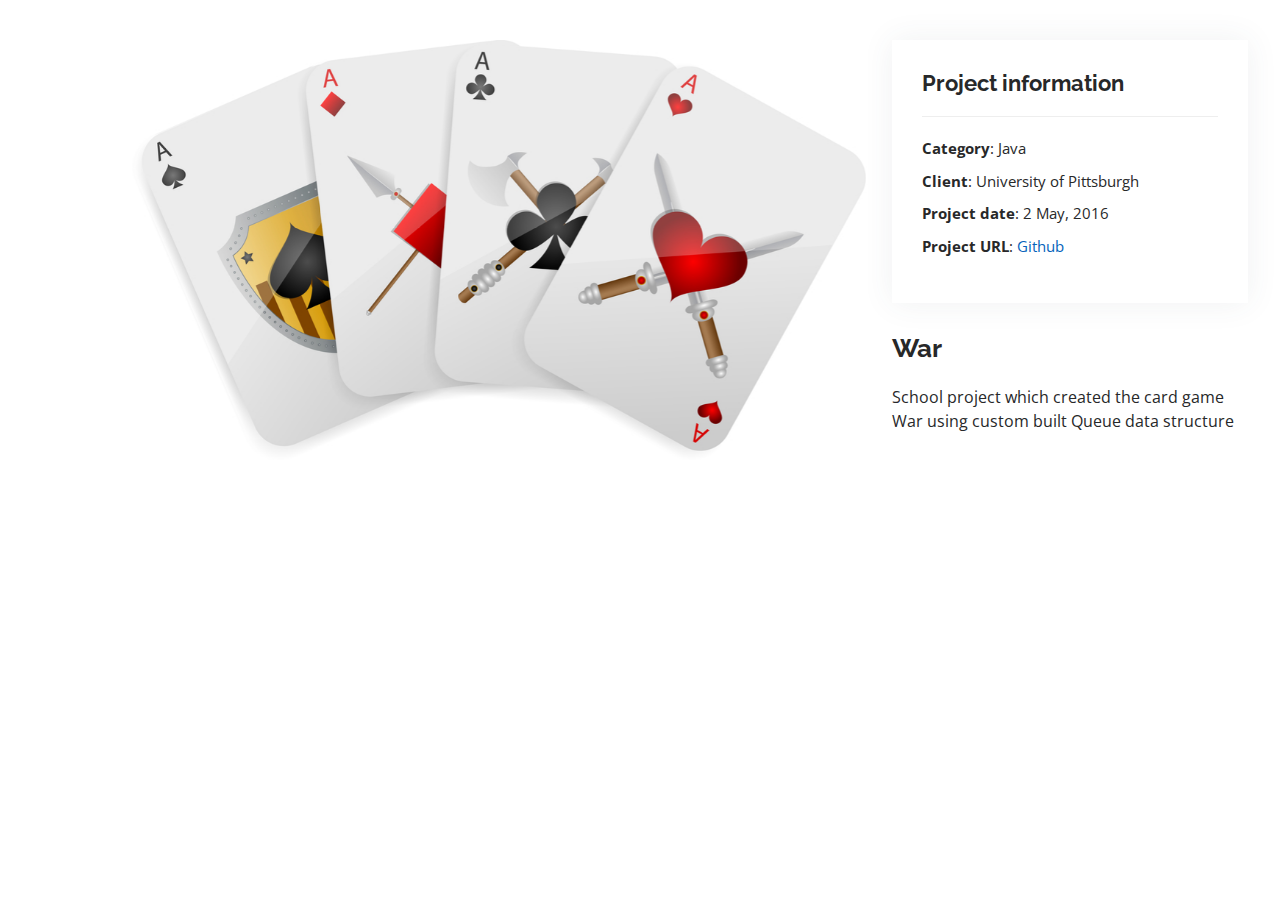
<file: public/war.html>
<!DOCTYPE html>
<html lang="en">

<head>
  <meta charset="utf-8">
  <meta content="width=device-width, initial-scale=1.0" name="viewport">

  <title>Portfolio Details</title>
  <meta content="" name="description">
  <meta content="" name="keywords">

  <!-- Favicons -->
  <link href="assets/img/favicon.png" rel="icon">
  <link href="assets/img/apple-touch-icon.png" rel="apple-touch-icon">

  <!-- Google Fonts -->
  <link href="https://fonts.googleapis.com/css?family=Open+Sans:300,300i,400,400i,600,600i,700,700i|Raleway:300,300i,400,400i,500,500i,600,600i,700,700i|Poppins:300,300i,400,400i,500,500i,600,600i,700,700i" rel="stylesheet">

  <!-- Vendor CSS Files -->
  <link href="assets/vendor/aos/aos.css" rel="stylesheet">
  <link href="assets/vendor/bootstrap/css/bootstrap.min.css" rel="stylesheet">
  <link href="assets/vendor/bootstrap-icons/bootstrap-icons.css" rel="stylesheet">
  <link href="assets/vendor/boxicons/css/boxicons.min.css" rel="stylesheet">
  <link href="assets/vendor/glightbox/css/glightbox.min.css" rel="stylesheet">
  <link href="assets/vendor/swiper/swiper-bundle.min.css" rel="stylesheet">

  <!-- Template Main CSS File -->
  <link href="assets/css/style.css" rel="stylesheet">

  <!-- =======================================================
  * Template Name: MyResume - v4.9.2
  * Template URL: https://bootstrapmade.com/free-html-bootstrap-template-my-resume/
  * Author: BootstrapMade.com
  * License: https://bootstrapmade.com/license/
  ======================================================== -->
</head>

<body>

  <main id="main">

    <!-- ======= Portfolio Details Section ======= -->
    <section id="portfolio-details" class="portfolio-details">
      <div class="container">

        <div class="row gy-4">

          <div class="col-lg-8">
            <div class="portfolio-details-slider swiper">
              <div class="swiper-wrapper align-items-center">

                <div class="swiper-slide">
                  <img src="assets/img/portfolio/portfolio-5.jpg" alt="">
                </div>

              </div>
              <div class="swiper-pagination"></div>
            </div>
          </div>

          <div class="col-lg-4">
            <div class="portfolio-info">
              <h3>Project information</h3>
              <ul>
                <li><strong>Category</strong>: Java</li>
                <li><strong>Client</strong>: University of Pittsburgh</li>
                <li><strong>Project date</strong>: 2 May, 2016</li>
                <li><strong>Project URL</strong>: <a href="https://github.com/lukekraus45/AutoCoder">Github</a></li>
              </ul>
            </div>
            <div class="portfolio-description">
              <h2>War</h2>
              <p>
                School project which created the card game War using custom built Queue data structure
              </p>
            </div>
          </div>

        </div>

      </div>
    </section><!-- End Portfolio Details Section -->

  </main><!-- End #main -->

  <div id="preloader"></div>
  <a href="#" class="back-to-top d-flex align-items-center justify-content-center"><i class="bi bi-arrow-up-short"></i></a>

  <!-- Vendor JS Files -->
  <script src="assets/vendor/purecounter/purecounter_vanilla.js"></script>
  <script src="assets/vendor/aos/aos.js"></script>
  <script src="assets/vendor/bootstrap/js/bootstrap.bundle.min.js"></script>
  <script src="assets/vendor/glightbox/js/glightbox.min.js"></script>
  <script src="assets/vendor/isotope-layout/isotope.pkgd.min.js"></script>
  <script src="assets/vendor/swiper/swiper-bundle.min.js"></script>
  <script src="assets/vendor/typed.js/typed.min.js"></script>
  <script src="assets/vendor/waypoints/noframework.waypoints.js"></script>
  <script src="assets/vendor/php-email-form/validate.js"></script>

  <!-- Template Main JS File -->
  <script src="assets/js/main.js"></script>

</body>

</html>
</file>
<file: public/assets/css/style.css>
/**
* Template Name: MyResume - v4.9.2
* Template URL: https://bootstrapmade.com/free-html-bootstrap-template-my-resume/
* Author: BootstrapMade.com
* License: https://bootstrapmade.com/license/
*/

/*--------------------------------------------------------------
# General
--------------------------------------------------------------*/
body {
  font-family: "Open Sans", sans-serif;
  color: #272829;
}

a {
  color: #0563bb;
  text-decoration: none;
}

a:hover {
  color: #067ded;
  text-decoration: none;
}

h1,
h2,
h3,
h4,
h5,
h6 {
  font-family: "Raleway", sans-serif;
}

/*--------------------------------------------------------------
# Back to top button
--------------------------------------------------------------*/
.back-to-top {
  position: fixed;
  visibility: hidden;
  opacity: 0;
  right: 15px;
  bottom: 15px;
  z-index: 996;
  background: #0563bb;
  width: 40px;
  height: 40px;
  border-radius: 50px;
  transition: all 0.4s;
}

.back-to-top i {
  font-size: 28px;
  color: #fff;
  line-height: 0;
}

.back-to-top:hover {
  background: #0678e3;
  color: #fff;
}

.back-to-top.active {
  visibility: visible;
  opacity: 1;
}

/*--------------------------------------------------------------
# Preloader
--------------------------------------------------------------*/
#preloader {
  position: fixed;
  top: 0;
  left: 0;
  right: 0;
  bottom: 0;
  z-index: 9999;
  overflow: hidden;
  background: #fff;
}

#preloader:before {
  content: "";
  position: fixed;
  top: calc(50% - 30px);
  left: calc(50% - 30px);
  border: 6px solid #0563bb;
  border-top-color: #fff;
  border-bottom-color: #fff;
  border-radius: 50%;
  width: 60px;
  height: 60px;
  -webkit-animation: animate-preloader 1s linear infinite;
  animation: animate-preloader 1s linear infinite;
}

@-webkit-keyframes animate-preloader {
  0% {
    transform: rotate(0deg);
  }

  100% {
    transform: rotate(360deg);
  }
}

@keyframes animate-preloader {
  0% {
    transform: rotate(0deg);
  }

  100% {
    transform: rotate(360deg);
  }
}

/*--------------------------------------------------------------
# Disable aos animation delay on mobile devices
--------------------------------------------------------------*/
@media screen and (max-width: 768px) {
  [data-aos-delay] {
    transition-delay: 0 !important;
  }
}

/*--------------------------------------------------------------
# Header
--------------------------------------------------------------*/
#header {
  position: fixed;
  top: 0;
  left: 0;
  bottom: 0;
  z-index: 9997;
  transition: all 0.5s;
  padding: 15px;
  overflow-y: auto;
}

@media (max-width: 991px) {
  #header {
    width: 300px;
    background: #fff;
    border-right: 1px solid #e6e9ec;
    left: -300px;
  }
}

@media (min-width: 991px) {
  #main {
    margin-left: 100px;
  }
}

/*--------------------------------------------------------------
# Navigation Menu
--------------------------------------------------------------*/
/**
* Desktop Navigation 
*/
.nav-menu {
  padding: 0;
  display: block;
}

.nav-menu * {
  margin: 0;
  padding: 0;
  list-style: none;
}

.nav-menu>ul>li {
  position: relative;
  white-space: nowrap;
}

.nav-menu a,
.nav-menu a:focus {
  display: flex;
  align-items: center;
  color: #45505b;
  padding: 10px 18px;
  margin-bottom: 8px;
  transition: 0.3s;
  font-size: 15px;
  border-radius: 50px;
  background: #f2f3f5;
  height: 56px;
  width: 100%;
  overflow: hidden;
  transition: 0.3s;
}

.nav-menu a i,
.nav-menu a:focus i {
  font-size: 20px;
}

.nav-menu a span,
.nav-menu a:focus span {
  padding: 0 5px 0 7px;
  color: #45505b;
}

@media (min-width: 992px) {

  .nav-menu a,
  .nav-menu a:focus {
    width: 56px;
  }

  .nav-menu a span,
  .nav-menu a:focus span {
    display: none;
    color: #fff;
  }
}

.nav-menu a:hover,
.nav-menu .active,
.nav-menu .active:focus,
.nav-menu li:hover>a {
  color: #fff;
  background: #0563bb;
}

.nav-menu a:hover span,
.nav-menu .active span,
.nav-menu .active:focus span,
.nav-menu li:hover>a span {
  color: #fff;
}

.nav-menu a:hover,
.nav-menu li:hover>a {
  width: 100%;
  color: #fff;
}

.nav-menu a:hover span,
.nav-menu li:hover>a span {
  display: block;
}

/**
* Mobile Navigation 
*/
.mobile-nav-toggle {
  position: fixed;
  right: 10px;
  top: 10px;
  z-index: 9998;
  border: 0;
  background: none;
  font-size: 28px;
  transition: all 0.4s;
  outline: none !important;
  line-height: 0;
  cursor: pointer;
  border-radius: 50px;
  padding: 5px;
}

.mobile-nav-toggle i {
  color: #45505b;
}

.mobile-nav-active {
  overflow: hidden;
}

.mobile-nav-active #header {
  left: 0;
}

.mobile-nav-active .mobile-nav-toggle {
  color: #fff;
  background-color: #0563bb;
}

/*--------------------------------------------------------------
# Hero Section
--------------------------------------------------------------*/
#hero {
  width: 100%;
  height: 100vh;
  background: url("../img/hero-bg.jpg") top right no-repeat;
  background-size: cover;
  position: relative;
}

@media (min-width: 992px) {
  #hero {
    padding-left: 160px;
  }
}

#hero:before {
  content: "";
  background: rgba(255, 255, 255, 0.8);
  position: absolute;
  bottom: 0;
  top: 0;
  left: 0;
  right: 0;
}

#hero h1 {
  margin: 0;
  font-size: 64px;
  font-weight: 700;
  line-height: 56px;
  color: #45505b;
}

#hero p {
  color: #45505b;
  margin: 15px 0 0 0;
  font-size: 26px;
  font-family: "Poppins", sans-serif;
}

#hero p span {
  color: #0563bb;
  letter-spacing: 1px;
}

#hero .social-links {
  margin-top: 30px;
}

#hero .social-links a {
  font-size: 24px;
  display: inline-block;
  color: #45505b;
  line-height: 1;
  margin-right: 20px;
  transition: 0.3s;
}

#hero .social-links a:hover {
  color: #0563bb;
}

@media (max-width: 992px) {
  #hero {
    text-align: center;
  }

  #hero h1 {
    font-size: 32px;
    line-height: 36px;
  }

  #hero p {
    margin-top: 10px;
    font-size: 20px;
    line-height: 24px;
  }
}

/*--------------------------------------------------------------
# Sections General
--------------------------------------------------------------*/
section {
  padding: 60px 0;
  overflow: hidden;
}

.section-title {
  text-align: center;
  padding-bottom: 30px;
}

.section-title h2 {
  font-size: 32px;
  font-weight: bold;
  text-transform: uppercase;
  margin-bottom: 20px;
  padding-bottom: 20px;
  position: relative;
  color: #45505b;
}

.section-title h2::before {
  content: "";
  position: absolute;
  display: block;
  width: 120px;
  height: 1px;
  background: #ddd;
  bottom: 1px;
  left: calc(50% - 60px);
}

.section-title h2::after {
  content: "";
  position: absolute;
  display: block;
  width: 40px;
  height: 3px;
  background: #0563bb;
  bottom: 0;
  left: calc(50% - 20px);
}

.section-title p {
  margin-bottom: 0;
}

/*--------------------------------------------------------------
# About
--------------------------------------------------------------*/
.about .content h3 {
  font-weight: 700;
  font-size: 26px;
  color: #728394;
}

.about .content ul {
  list-style: none;
  padding: 0;
}

.about .content ul li {
  margin-bottom: 20px;
  display: flex;
  align-items: center;
}

.about .content ul strong {
  margin-right: 10px;
}

.about .content ul i {
  font-size: 16px;
  margin-right: 5px;
  color: #0563bb;
  line-height: 0;
}

.about .content p:last-child {
  margin-bottom: 0;
}

/*--------------------------------------------------------------
# Facts
--------------------------------------------------------------*/
.facts .count-box {
  padding: 30px 30px 25px 30px;
  margin-top: 30px;
  width: 100%;
  position: relative;
  text-align: center;
  background: #fff;
}

.facts .count-box i {
  position: absolute;
  top: -25px;
  left: 50%;
  transform: translateX(-50%);
  font-size: 24px;
  background: #0563bb;
  color: #fff;
  border-radius: 50px;
  display: inline-flex;
  align-items: center;
  justify-content: center;
  width: 48px;
  height: 48px;
}

.facts .count-box span {
  font-size: 36px;
  display: block;
  font-weight: 600;
  color: #011426;
}

.facts .count-box p {
  padding: 0;
  margin: 0;
  font-family: "Raleway", sans-serif;
  font-size: 14px;
}

/*--------------------------------------------------------------
# Akills
--------------------------------------------------------------*/
.skills .progress {
  height: 60px;
  display: block;
  background: none;
  border-radius: 0;
}

.skills .progress .skill {
  padding: 10px 0;
  margin: 0;
  text-transform: uppercase;
  display: block;
  font-weight: 600;
  font-family: "Poppins", sans-serif;
  color: #45505b;
}

.skills .progress .skill .val {
  float: right;
  font-style: normal;
}

.skills .progress-bar-wrap {
  background: #f2f3f5;
}

.skills .progress-bar {
  width: 1px;
  height: 10px;
  transition: 0.9s;
  background-color: #0563bb;
}

/*--------------------------------------------------------------
# Resume
--------------------------------------------------------------*/
.resume .resume-title {
  font-size: 26px;
  font-weight: 700;
  margin-top: 20px;
  margin-bottom: 20px;
  color: #45505b;
}

.resume .resume-item {
  padding: 0 0 20px 20px;
  margin-top: -2px;
  border-left: 2px solid #0563bb;
  position: relative;
}

.resume .resume-item h4 {
  line-height: 18px;
  font-size: 18px;
  font-weight: 600;
  text-transform: uppercase;
  font-family: "Poppins", sans-serif;
  color: #0563bb;
  margin-bottom: 10px;
}

.resume .resume-item h5 {
  font-size: 16px;
  background: #f7f8f9;
  padding: 5px 15px;
  display: inline-block;
  font-weight: 600;
  margin-bottom: 10px;
}

.resume .resume-item ul {
  padding-left: 20px;
}

.resume .resume-item ul li {
  padding-bottom: 10px;
}

.resume .resume-item:last-child {
  padding-bottom: 0;
}

.resume .resume-item::before {
  content: "";
  position: absolute;
  width: 16px;
  height: 16px;
  border-radius: 50px;
  left: -9px;
  top: 0;
  background: #fff;
  border: 2px solid #0563bb;
}
/*--------------------------------------------------------------
# Courses
--------------------------------------------------------------*/
.course .course-item {
  margin-bottom: 30px;
}

.course #course-flters {
  padding: 0;
  margin: 0 auto 25px auto;
  list-style: none;
  text-align: center;
  background: #fff;
  border-radius: 50px;
  padding: 2px 15px;
}

.course #course-flters li {
  cursor: pointer;
  display: inline-block;
  padding: 10px 15px;
  font-size: 14px;
  font-weight: 600;
  line-height: 1;
  text-transform: uppercase;
  color: #272829;
  margin-bottom: 5px;
  transition: all 0.3s ease-in-out;
}

.course #course-flters li:hover,
.course #course-flters li.filter-active {
  color: #0563bb;
}

.course #course-flters li:last-child {
  margin-right: 0;
}

.course .course-wrap {
  transition: 0.3s;
  position: relative;
  overflow: hidden;
  z-index: 1;
  background: rgba(69, 80, 91, 0.8);
}

.course .course-wrap::before {
  content: "";
  background: rgba(255, 255, 255, 0.7);
  position: absolute;
  left: 30px;
  right: 30px;
  top: 30px;
  bottom: 30px;
  transition: all ease-in-out 0.3s;
  z-index: 2;
  opacity: 0;
}

.course .course-wrap .course-info {
  opacity: 0;
  position: absolute;
  top: 0;
  left: 0;
  right: 0;
  bottom: 0;
  text-align: center;
  z-index: 3;
  transition: all ease-in-out 0.3s;
  display: flex;
  flex-direction: column;
  justify-content: center;
  align-items: center;
}

.course .course-wrap .course-info::before {
  display: block;
  content: "";
  width: 48px;
  height: 48px;
  position: absolute;
  top: 35px;
  left: 35px;
  border-top: 3px solid #d7dce1;
  border-left: 3px solid #d7dce1;
  transition: all 0.5s ease 0s;
  z-index: 9994;
}

.course .course-wrap .course-info::after {
  display: block;
  content: "";
  width: 48px;
  height: 48px;
  position: absolute;
  bottom: 35px;
  right: 35px;
  border-bottom: 3px solid #d7dce1;
  border-right: 3px solid #d7dce1;
  transition: all 0.5s ease 0s;
  z-index: 9994;
}

.course .course-wrap .course-info h4 {
  font-size: 20px;
  color: #45505b;
  font-weight: 600;
}

.course .course-wrap .course-info p {
  color: #45505b;
  font-size: 14px;
  text-transform: uppercase;
  padding: 0;
  margin: 0;
}

.course .course-wrap .course-links {
  text-align: center;
  z-index: 4;
}

.course .course-wrap .course-links a {
  color: #45505b;
  margin: 0 2px;
  font-size: 28px;
  display: inline-block;
  transition: 0.3s;
}

.course .course-wrap .course-links a:hover {
  color: #148af9;
}

.course .course-wrap:hover::before {
  top: 0;
  left: 0;
  right: 0;
  bottom: 0;
  opacity: 1;
}

.course .course-wrap:hover .course-info {
  opacity: 1;
}

.course .course-wrap:hover .course-info::before {
  top: 15px;
  left: 15px;
}

.course .course-wrap:hover .course-info::after {
  bottom: 15px;
  right: 15px;
}

/*--------------------------------------------------------------
# Course Details
--------------------------------------------------------------*/
.course-details {
  padding-top: 40px;
}

.course-details .course-details-slider img {
  width: 100%;
}

.course-details .course-details-slider .swiper-pagination {
  margin-top: 20px;
  position: relative;
}

.course-details .course-details-slider .swiper-pagination .swiper-pagination-bullet {
  width: 12px;
  height: 12px;
  background-color: #fff;
  opacity: 1;
  border: 1px solid #0563bb;
}

.course-details .course-details-slider .swiper-pagination .swiper-pagination-bullet-active {
  background-color: #0563bb;
}

.course-details .course-info {
  padding: 30px;
  box-shadow: 0px 0 30px rgba(69, 80, 91, 0.08);
}

.course-details .course-info h3 {
  font-size: 22px;
  font-weight: 700;
  margin-bottom: 20px;
  padding-bottom: 20px;
  border-bottom: 1px solid #eee;
}

.course-details .course-info ul {
  list-style: none;
  padding: 0;
  font-size: 15px;
}

.course-details .course-info ul li+li {
  margin-top: 10px;
}

.course-details .course-description {
  padding-top: 30px;
}

.course-details .course-description h2 {
  font-size: 26px;
  font-weight: 700;
  margin-bottom: 20px;
}

.course-details .course-description p {
  padding: 0;
}

/*--------------------------------------------------------------
# Portfolio
--------------------------------------------------------------*/
.portfolio .portfolio-item {
  margin-bottom: 30px;
}

.portfolio #portfolio-flters {
  padding: 0;
  margin: 0 auto 25px auto;
  list-style: none;
  text-align: center;
  background: #fff;
  border-radius: 50px;
  padding: 2px 15px;
}

.portfolio #portfolio-flters li {
  cursor: pointer;
  display: inline-block;
  padding: 10px 15px;
  font-size: 14px;
  font-weight: 600;
  line-height: 1;
  text-transform: uppercase;
  color: #272829;
  margin-bottom: 5px;
  transition: all 0.3s ease-in-out;
}

.portfolio #portfolio-flters li:hover,
.portfolio #portfolio-flters li.filter-active {
  color: #0563bb;
}

.portfolio #portfolio-flters li:last-child {
  margin-right: 0;
}

.portfolio .portfolio-wrap {
  transition: 0.3s;
  position: relative;
  overflow: hidden;
  z-index: 1;
  background: rgba(69, 80, 91, 0.8);
}

.portfolio .portfolio-wrap::before {
  content: "";
  background: rgba(255, 255, 255, 0.7);
  position: absolute;
  left: 30px;
  right: 30px;
  top: 30px;
  bottom: 30px;
  transition: all ease-in-out 0.3s;
  z-index: 2;
  opacity: 0;
}

.portfolio .portfolio-wrap .portfolio-info {
  opacity: 0;
  position: absolute;
  top: 0;
  left: 0;
  right: 0;
  bottom: 0;
  text-align: center;
  z-index: 3;
  transition: all ease-in-out 0.3s;
  display: flex;
  flex-direction: column;
  justify-content: center;
  align-items: center;
}

.portfolio .portfolio-wrap .portfolio-info::before {
  display: block;
  content: "";
  width: 48px;
  height: 48px;
  position: absolute;
  top: 35px;
  left: 35px;
  border-top: 3px solid #d7dce1;
  border-left: 3px solid #d7dce1;
  transition: all 0.5s ease 0s;
  z-index: 9994;
}

.portfolio .portfolio-wrap .portfolio-info::after {
  display: block;
  content: "";
  width: 48px;
  height: 48px;
  position: absolute;
  bottom: 35px;
  right: 35px;
  border-bottom: 3px solid #d7dce1;
  border-right: 3px solid #d7dce1;
  transition: all 0.5s ease 0s;
  z-index: 9994;
}

.portfolio .portfolio-wrap .portfolio-info h4 {
  font-size: 20px;
  color: #45505b;
  font-weight: 600;
}

.portfolio .portfolio-wrap .portfolio-info p {
  color: #45505b;
  font-size: 14px;
  text-transform: uppercase;
  padding: 0;
  margin: 0;
}

.portfolio .portfolio-wrap .portfolio-links {
  text-align: center;
  z-index: 4;
}

.portfolio .portfolio-wrap .portfolio-links a {
  color: #45505b;
  margin: 0 2px;
  font-size: 28px;
  display: inline-block;
  transition: 0.3s;
}

.portfolio .portfolio-wrap .portfolio-links a:hover {
  color: #148af9;
}

.portfolio .portfolio-wrap:hover::before {
  top: 0;
  left: 0;
  right: 0;
  bottom: 0;
  opacity: 1;
}

.portfolio .portfolio-wrap:hover .portfolio-info {
  opacity: 1;
}

.portfolio .portfolio-wrap:hover .portfolio-info::before {
  top: 15px;
  left: 15px;
}

.portfolio .portfolio-wrap:hover .portfolio-info::after {
  bottom: 15px;
  right: 15px;
}

/*--------------------------------------------------------------
# Portfolio Details
--------------------------------------------------------------*/
.portfolio-details {
  padding-top: 40px;
}

.portfolio-details .portfolio-details-slider img {
  width: 100%;
}

.portfolio-details .portfolio-details-slider .swiper-pagination {
  margin-top: 20px;
  position: relative;
}

.portfolio-details .portfolio-details-slider .swiper-pagination .swiper-pagination-bullet {
  width: 12px;
  height: 12px;
  background-color: #fff;
  opacity: 1;
  border: 1px solid #0563bb;
}

.portfolio-details .portfolio-details-slider .swiper-pagination .swiper-pagination-bullet-active {
  background-color: #0563bb;
}

.portfolio-details .portfolio-info {
  padding: 30px;
  box-shadow: 0px 0 30px rgba(69, 80, 91, 0.08);
}

.portfolio-details .portfolio-info h3 {
  font-size: 22px;
  font-weight: 700;
  margin-bottom: 20px;
  padding-bottom: 20px;
  border-bottom: 1px solid #eee;
}

.portfolio-details .portfolio-info ul {
  list-style: none;
  padding: 0;
  font-size: 15px;
}

.portfolio-details .portfolio-info ul li+li {
  margin-top: 10px;
}

.portfolio-details .portfolio-description {
  padding-top: 30px;
}

.portfolio-details .portfolio-description h2 {
  font-size: 26px;
  font-weight: 700;
  margin-bottom: 20px;
}

.portfolio-details .portfolio-description p {
  padding: 0;
}

/*--------------------------------------------------------------
# Services
--------------------------------------------------------------*/
.services .icon-box {
  text-align: center;
  padding: 70px 20px 80px 20px;
  transition: all ease-in-out 0.3s;
  background: #fff;
  box-shadow: 0px 5px 90px 0px rgba(110, 123, 131, 0.05);
}

.services .icon-box .icon {
  margin: 0 auto;
  width: 100px;
  height: 100px;
  display: flex;
  align-items: center;
  justify-content: center;
  transition: ease-in-out 0.3s;
  position: relative;
}

.services .icon-box .icon i {
  font-size: 36px;
  transition: 0.5s;
  position: relative;
}

.services .icon-box .icon svg {
  position: absolute;
  top: 0;
  left: 0;
}

.services .icon-box .icon svg path {
  transition: 0.5s;
  fill: #f5f5f5;
}

.services .icon-box h4 {
  font-weight: 600;
  margin: 10px 0 15px 0;
  font-size: 22px;
}

.services .icon-box h4 a {
  color: #45505b;
  transition: ease-in-out 0.3s;
}

.services .icon-box p {
  line-height: 24px;
  font-size: 14px;
  margin-bottom: 0;
}

.services .icon-box:hover {
  border-color: #fff;
  box-shadow: 0px 0 35px 0 rgba(0, 0, 0, 0.08);
}

.services .iconbox-blue i {
  color: #47aeff;
}

.services .iconbox-blue:hover .icon i {
  color: #fff;
}

.services .iconbox-blue:hover .icon path {
  fill: #47aeff;
}

.services .iconbox-orange i {
  color: #ffa76e;
}

.services .iconbox-orange:hover .icon i {
  color: #fff;
}

.services .iconbox-orange:hover .icon path {
  fill: #ffa76e;
}

.services .iconbox-pink i {
  color: #e80368;
}

.services .iconbox-pink:hover .icon i {
  color: #fff;
}

.services .iconbox-pink:hover .icon path {
  fill: #e80368;
}

.services .iconbox-yellow i {
  color: #ffbb2c;
}

.services .iconbox-yellow:hover .icon i {
  color: #fff;
}

.services .iconbox-yellow:hover .icon path {
  fill: #ffbb2c;
}

.services .iconbox-red i {
  color: #ff5828;
}

.services .iconbox-red:hover .icon i {
  color: #fff;
}

.services .iconbox-red:hover .icon path {
  fill: #ff5828;
}

.services .iconbox-teal i {
  color: #11dbcf;
}

.services .iconbox-teal:hover .icon i {
  color: #fff;
}

.services .iconbox-teal:hover .icon path {
  fill: #11dbcf;
}

/*--------------------------------------------------------------
# Testimonials
--------------------------------------------------------------*/
.testimonials .section-header {
  margin-bottom: 40px;
}

.testimonials .testimonials-carousel,
.testimonials .testimonials-slider {
  overflow: hidden;
}

.testimonials .testimonial-item {
  text-align: center;
}

.testimonials .testimonial-item .testimonial-img {
  width: 120px;
  border-radius: 50%;
  border: 4px solid #fff;
  margin: 0 auto;
}

.testimonials .testimonial-item h3 {
  font-size: 20px;
  font-weight: bold;
  margin: 10px 0 5px 0;
  color: #111;
}

.testimonials .testimonial-item h4 {
  font-size: 14px;
  color: #999;
  margin: 0 0 15px 0;
}

.testimonials .testimonial-item .quote-icon-left,
.testimonials .testimonial-item .quote-icon-right {
  color: #90c8fc;
  font-size: 26px;
}

.testimonials .testimonial-item .quote-icon-left {
  display: inline-block;
  left: -5px;
  position: relative;
}

.testimonials .testimonial-item .quote-icon-right {
  display: inline-block;
  right: -5px;
  position: relative;
  top: 10px;
}

.testimonials .testimonial-item p {
  font-style: italic;
  margin: 0 auto 15px auto;
}

.testimonials .swiper-pagination {
  margin-top: 20px;
  position: relative;
}

.testimonials .swiper-pagination .swiper-pagination-bullet {
  width: 12px;
  height: 12px;
  background-color: #fff;
  opacity: 1;
  border: 1px solid #0563bb;
}

.testimonials .swiper-pagination .swiper-pagination-bullet-active {
  background-color: #0563bb;
}

@media (min-width: 992px) {
  .testimonials .testimonial-item p {
    width: 80%;
  }
}

/*--------------------------------------------------------------
# Contact
--------------------------------------------------------------*/
.contact .info {
  width: 100%;
  background: #fff;
}

.contact .info i {
  font-size: 20px;
  color: #0563bb;
  float: left;
  width: 44px;
  height: 44px;
  background: #eef7ff;
  display: flex;
  justify-content: center;
  align-items: center;
  border-radius: 50px;
  transition: all 0.3s ease-in-out;
}

.contact .info h4 {
  padding: 0 0 0 60px;
  font-size: 22px;
  font-weight: 600;
  margin-bottom: 5px;
  color: #45505b;
}

.contact .info p {
  padding: 0 0 0 60px;
  margin-bottom: 0;
  font-size: 14px;
  color: #728394;
}

.contact .info .email,
.contact .info .phone {
  margin-top: 40px;
}

.contact .info .email:hover i,
.contact .info .address:hover i,
.contact .info .phone:hover i {
  background: #0563bb;
  color: #fff;
}

.contact .php-email-form {
  width: 100%;
  background: #fff;
}

.contact .php-email-form .form-group {
  padding-bottom: 8px;
}

.contact .php-email-form .error-message {
  display: none;
  color: #fff;
  background: #ed3c0d;
  text-align: left;
  padding: 15px;
  font-weight: 600;
}

.contact .php-email-form .error-message br+br {
  margin-top: 25px;
}

.contact .php-email-form .sent-message {
  display: none;
  color: #fff;
  background: #18d26e;
  text-align: center;
  padding: 15px;
  font-weight: 600;
}

.contact .php-email-form .loading {
  display: none;
  background: #fff;
  text-align: center;
  padding: 15px;
}

.contact .php-email-form .loading:before {
  content: "";
  display: inline-block;
  border-radius: 50%;
  width: 24px;
  height: 24px;
  margin: 0 10px -6px 0;
  border: 3px solid #18d26e;
  border-top-color: #eee;
  -webkit-animation: animate-loading 1s linear infinite;
  animation: animate-loading 1s linear infinite;
}

.contact .php-email-form input,
.contact .php-email-form textarea {
  border-radius: 4px;
  box-shadow: none;
  font-size: 14px;
}

.contact .php-email-form input {
  height: 44px;
}

.contact .php-email-form textarea {
  padding: 10px 12px;
}

.contact .php-email-form button[type=submit] {
  background: #0563bb;
  border: 0;
  padding: 10px 35px;
  color: #fff;
  transition: 0.4s;
  border-radius: 50px;
}

.contact .php-email-form button[type=submit]:hover {
  background: #0678e3;
}

@-webkit-keyframes animate-loading {
  0% {
    transform: rotate(0deg);
  }

  100% {
    transform: rotate(360deg);
  }
}

@keyframes animate-loading {
  0% {
    transform: rotate(0deg);
  }

  100% {
    transform: rotate(360deg);
  }
}

/*--------------------------------------------------------------
# Footer
--------------------------------------------------------------*/
#footer {
  background: #f7f8f9;
  color: #45505b;
  font-size: 14px;
  text-align: center;
  padding: 30px 0;
}

#footer h3 {
  font-size: 36px;
  font-weight: 700;
  position: relative;
  font-family: "Poppins", sans-serif;
  padding: 0;
  margin: 0 0 15px 0;
}

#footer p {
  font-size: 15;
  font-style: italic;
  padding: 0;
  margin: 0 0 40px 0;
}

#footer .social-links {
  margin: 0 0 40px 0;
}

#footer .social-links a {
  font-size: 18px;
  display: inline-block;
  background: #0563bb;
  color: #fff;
  line-height: 1;
  padding: 8px 0;
  margin-right: 4px;
  border-radius: 50%;
  text-align: center;
  width: 36px;
  height: 36px;
  transition: 0.3s;
}

#footer .social-links a:hover {
  background: #0678e3;
  color: #fff;
  text-decoration: none;
}

#footer .copyright {
  margin: 0 0 5px 0;
}

#footer .credits {
  font-size: 13px;
}
</file>
